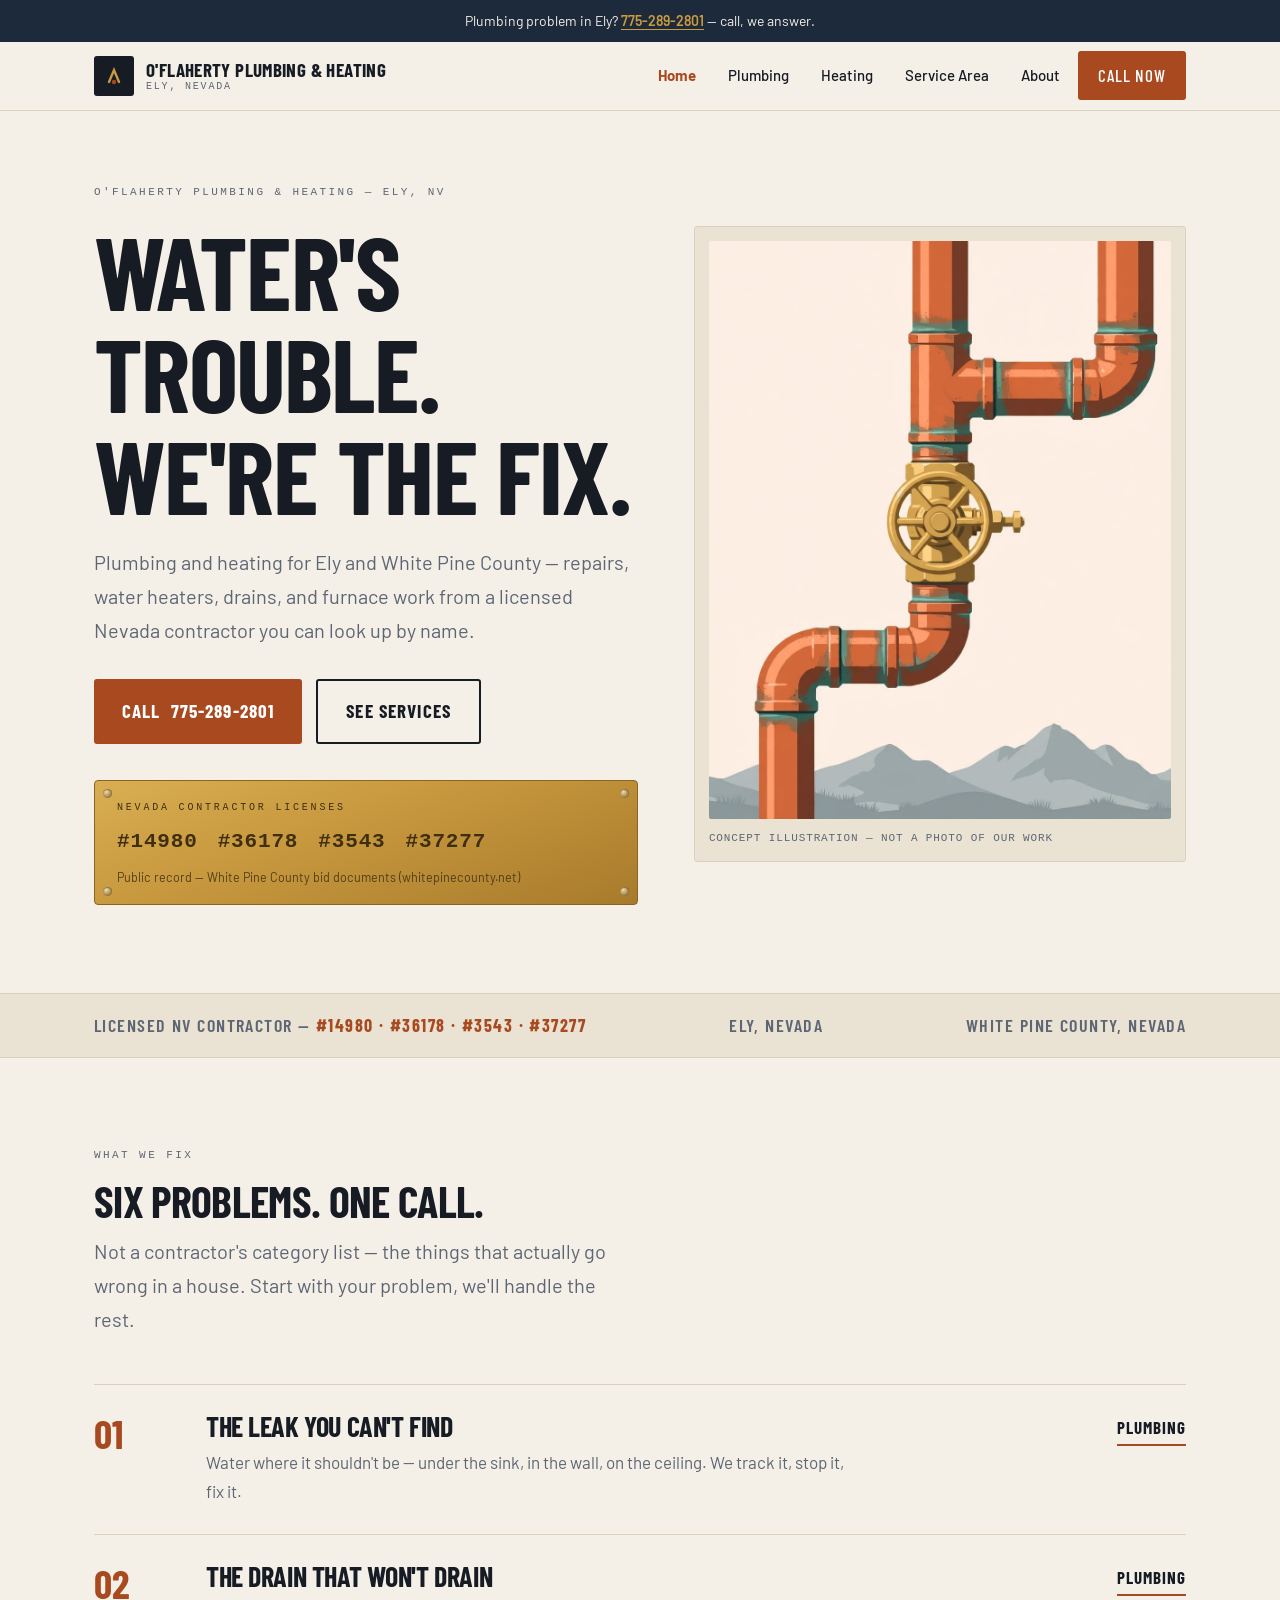
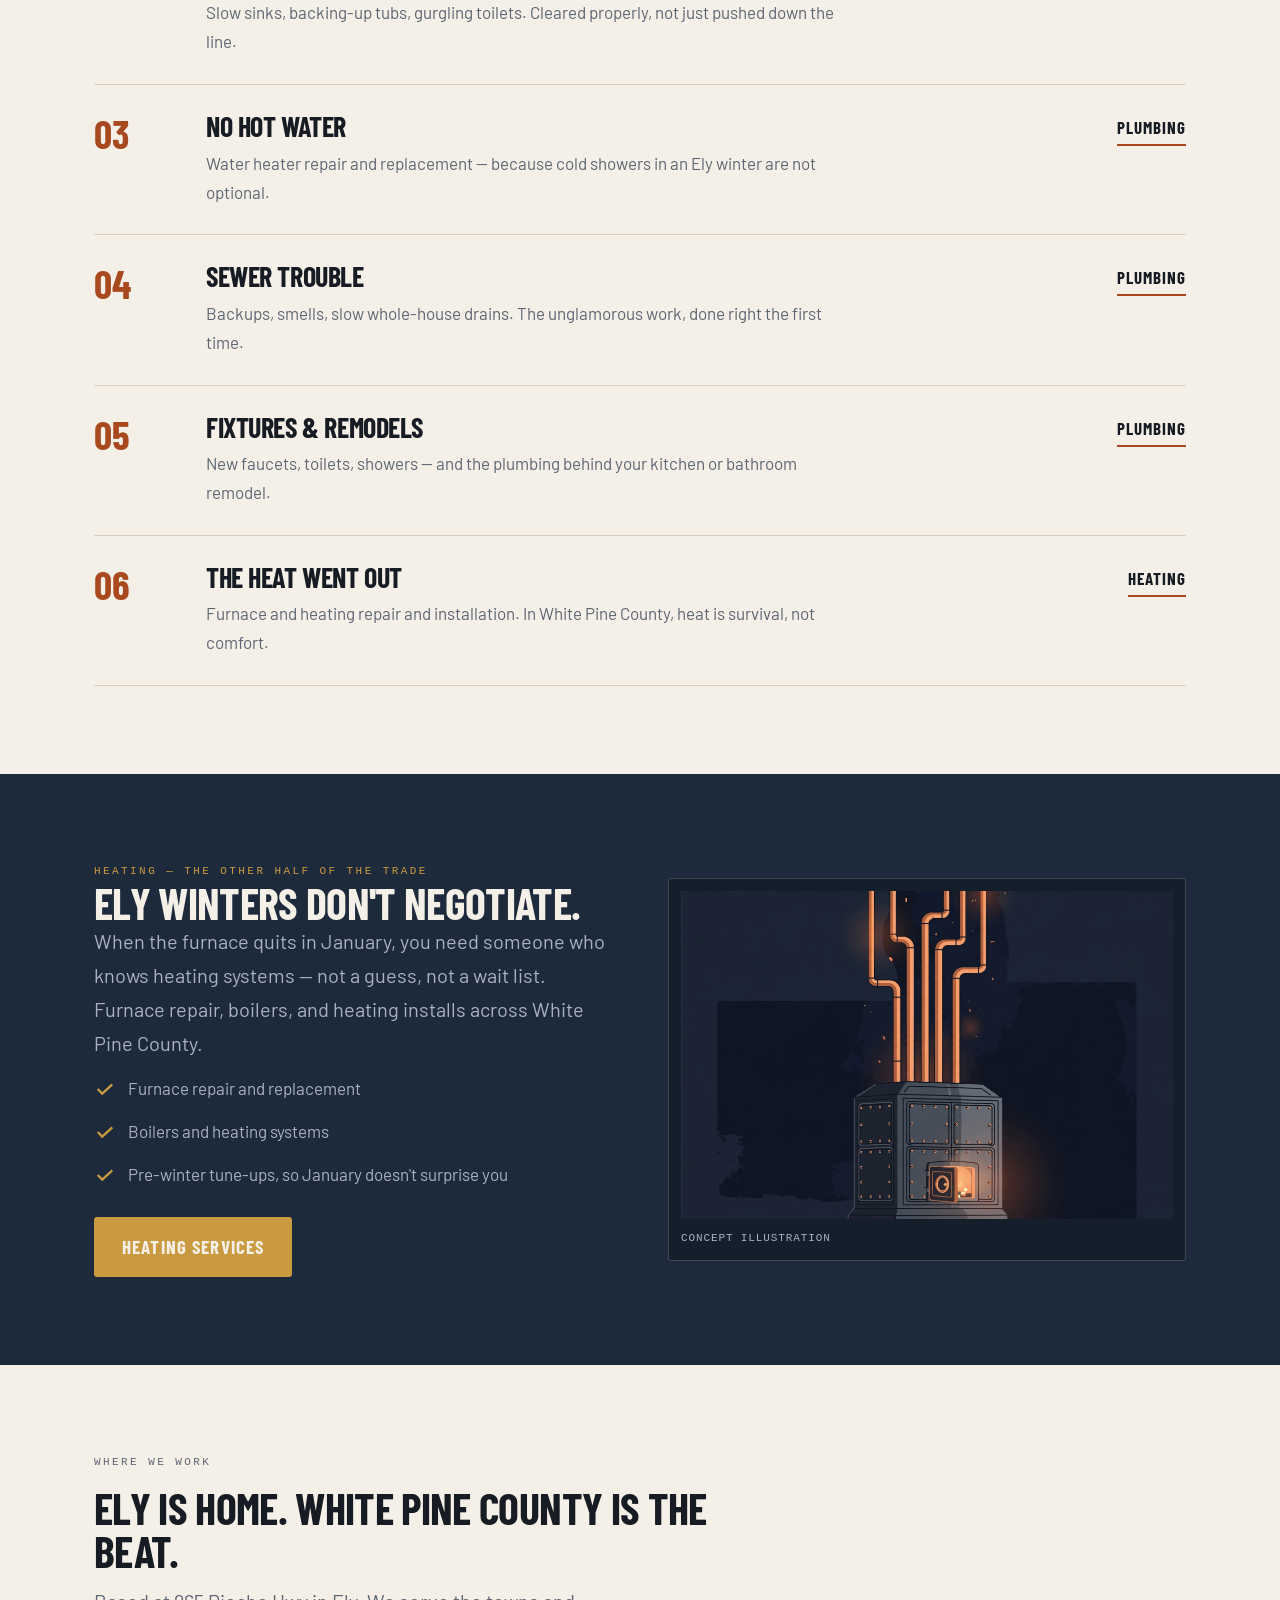
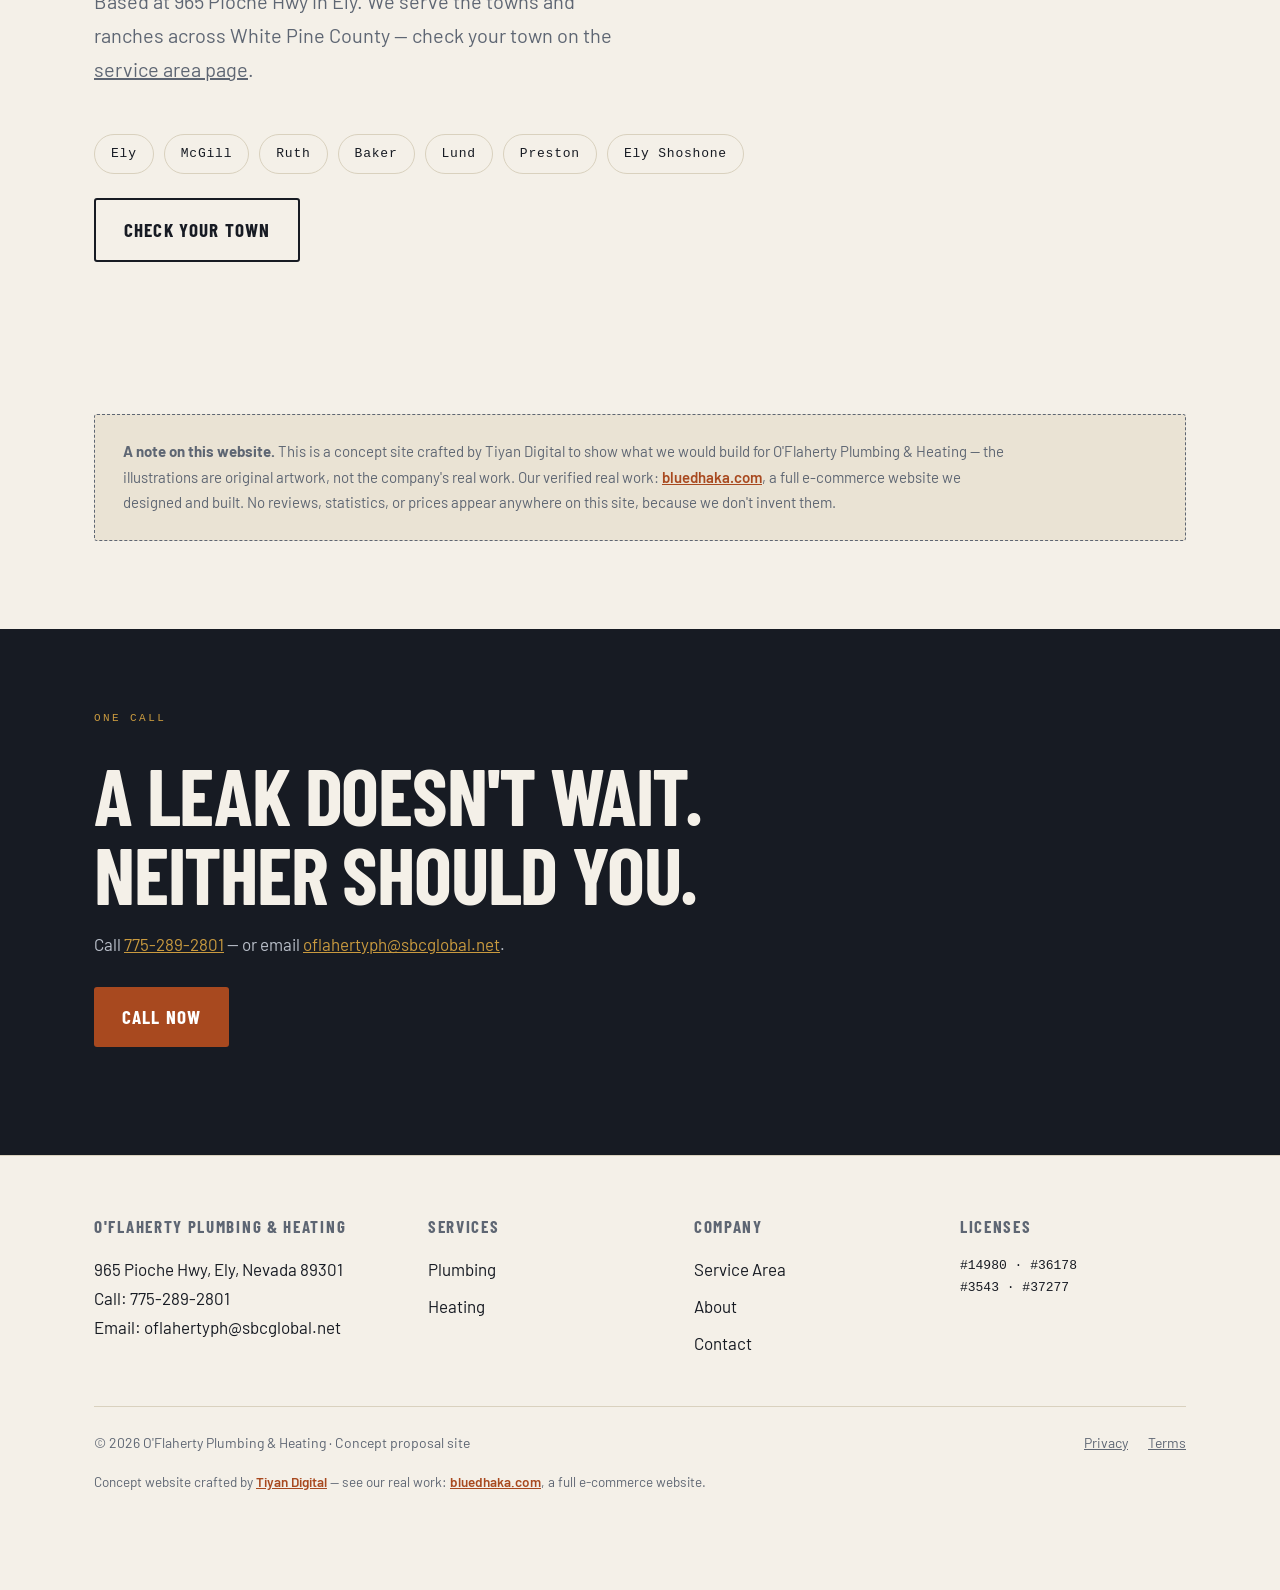
<file: index.html>
<!DOCTYPE html>
<html lang="en" class="no-js">
<head>
<meta charset="UTF-8">
<meta name="viewport" content="width=device-width, initial-scale=1.0">
<title>Plumber in Ely, NV — Licensed & Local | O'Flaherty Plumbing & Heating</title>
<meta name="description" content="O'Flaherty Plumbing & Heating — plumbing and heating services in Ely and White Pine County, Nevada. Nevada contractor licenses #14980, #36178, #3543, #37277. Call (775) 289-2801. Concept proposal site by Tiyan Digital.">
<meta property="og:title" content="O'Flaherty Plumbing & Heating — Ely, Nevada">
<meta property="og:description" content="Licensed Nevada plumber & heating in Ely and White Pine County. Call (775) 289-2801.">
<meta property="og:type" content="website">
<link rel="preconnect" href="https://fonts.googleapis.com">
<link rel="preconnect" href="https://fonts.gstatic.com" crossorigin>
<link href="https://fonts.googleapis.com/css2?family=Barlow+Condensed:wght@600;700&family=Barlow:wght@400;500;600;700&display=swap" rel="stylesheet">
<link rel="stylesheet" href="assets/css/style.css">
<link rel="icon" href="data:image/svg+xml,%3Csvg xmlns='http://www.w3.org/2000/svg' viewBox='0 0 64 64'%3E%3Crect width='64' height='64' rx='4' fill='%23171B23'/%3E%3Cpath d='M20 44 L32 20 L44 44' stroke='%23C99A3F' stroke-width='6' fill='none' stroke-linecap='round'/%3E%3Ccircle cx='32' cy='44' r='4' fill='%23A8491F'/%3E%3C/svg%3E">
<noscript><style>.rv{opacity:1!important;transform:none!important}</style></noscript>
</head>
<body>
<a class="skip" href="#main">Skip to content</a>
<div class="announce">Plumbing problem in Ely? <a data-site-phone href="tel:+17752892801"><span data-site="phone">775-289-2801</span></a> — call, we answer.</div>
<header class="site">
  <nav class="nav" aria-label="Primary">
    <a class="brand" href="index.html">
      <span class="mark" aria-hidden="true"><svg viewBox="0 0 24 24" fill="none"><path d="M7 18 L12 6 L17 18" stroke="#C99A3F" stroke-width="2.4" stroke-linecap="round"/><circle cx="12" cy="18" r="2.2" fill="#A8491F"/></svg></span>
      <span><span class="name" data-site="name">O'Flaherty Plumbing &amp; Heating</span><span class="sub" data-site="location">Ely, Nevada</span></span>
    </a>
    <button class="burger" aria-expanded="false" aria-label="Open menu" aria-controls="navmenu"><span></span><span></span><span></span></button>
    <ul class="nav-links" id="navmenu">
      <li><a href="index.html" aria-current="page">Home</a></li>
      <li><a href="plumbing.html">Plumbing</a></li>
      <li><a href="heating.html">Heating</a></li>
      <li><a href="service-area.html">Service Area</a></li>
      <li><a href="about.html">About</a></li>
      <li><a class="btn" data-site-phone href="tel:+17752892801">Call Now</a></li>
    </ul>
  </nav>
</header>

<main id="main">
  <!-- HERO -->
  <section class="hero">
    <div class="wrap hero-grid">
      <div>
        <p class="eyebrow rv">O'Flaherty Plumbing &amp; Heating — Ely, NV</p>
        <h1 aria-label="Water's trouble. We're the fix.">
          <span class="line rv" style="transition-delay:.1s"><span>Water's trouble.</span></span>
          <span class="line rv" style="transition-delay:.2s"><span>We're the fix.</span></span>
        </h1>
        <p class="lede rv" style="transition-delay:.3s">Plumbing and heating for Ely and White Pine County — repairs, water heaters, drains, and furnace work from a licensed Nevada contractor you can look up by name.</p>
        <div class="hero-cta rv" style="transition-delay:.4s">
          <a class="btn" data-site-phone href="tel:+17752892801">Call <span data-site="phone">775-289-2801</span></a>
          <a class="btn btn-ghost" href="plumbing.html">See Services</a>
        </div>
        <div class="brass-plate rv" style="transition-delay:.5s" aria-label="Nevada contractor license numbers">
          <span class="plate-label">Nevada Contractor Licenses</span>
          <div class="plate-nums"><span>#14980</span><span>#36178</span><span>#3543</span><span>#37277</span></div>
          <span class="plate-src">Public record — White Pine County bid documents (whitepinecounty.net)</span>
          <span class="riv bl" aria-hidden="true"></span><span class="riv br" aria-hidden="true"></span>
        </div>
      </div>
      <div class="hero-media rv" style="transition-delay:.3s">
        <div class="frame">
          <img src="assets/images/hero-pipes.webp" alt="Concept illustration: copper pipes and a brass shut-off valve against the Nevada desert mountains" fetchpriority="high">
          <p class="cap">Concept illustration — not a photo of our work</p>
        </div>
      </div>
    </div>
  </section>

  <!-- STRIP -->
  <div class="strip"><div class="wrap strip-row">
    <span class="strip-item">Licensed NV contractor — <b>#14980 · #36178 · #3543 · #37277</b></span>
    <span class="strip-item"><span data-site="location">Ely, Nevada</span></span>
    <span class="strip-item"><span data-site="region">White Pine County, Nevada</span></span>
  </div></div>

  <!-- PROBLEMS -->
  <section class="section">
    <div class="wrap">
      <div class="section-head rv">
        <p class="eyebrow">What we fix</p>
        <h2>Six problems. One call.</h2>
        <p class="lede">Not a contractor's category list — the things that actually go wrong in a house. Start with your problem, we'll handle the rest.</p>
      </div>
      <ul class="prob-list">
        <li class="rv"><span class="prob-num">01</span><div><h3>The leak you can't find</h3><p>Water where it shouldn't be — under the sink, in the wall, on the ceiling. We track it, stop it, fix it.</p></div><a class="prob-link" href="plumbing.html">Plumbing</a></li>
        <li class="rv"><span class="prob-num">02</span><div><h3>The drain that won't drain</h3><p>Slow sinks, backing-up tubs, gurgling toilets. Cleared properly, not just pushed down the line.</p></div><a class="prob-link" href="plumbing.html">Plumbing</a></li>
        <li class="rv"><span class="prob-num">03</span><div><h3>No hot water</h3><p>Water heater repair and replacement — because cold showers in an Ely winter are not optional.</p></div><a class="prob-link" href="plumbing.html">Plumbing</a></li>
        <li class="rv"><span class="prob-num">04</span><div><h3>Sewer trouble</h3><p>Backups, smells, slow whole-house drains. The unglamorous work, done right the first time.</p></div><a class="prob-link" href="plumbing.html">Plumbing</a></li>
        <li class="rv"><span class="prob-num">05</span><div><h3>Fixtures &amp; remodels</h3><p>New faucets, toilets, showers — and the plumbing behind your kitchen or bathroom remodel.</p></div><a class="prob-link" href="plumbing.html">Plumbing</a></li>
        <li class="rv"><span class="prob-num">06</span><div><h3>The heat went out</h3><p>Furnace and heating repair and installation. In White Pine County, heat is survival, not comfort.</p></div><a class="prob-link" href="heating.html">Heating</a></li>
      </ul>
    </div>
  </section>

  <!-- DARK HEATING CHAPTER -->
  <section class="chapter section">
    <div class="wrap chapter-grid">
      <div>
        <p class="eyebrow rv">Heating — the other half of the trade</p>
        <h2 class="rv">Ely winters don't negotiate.</h2>
        <p class="lede rv">When the furnace quits in January, you need someone who knows heating systems — not a guess, not a wait list. Furnace repair, boilers, and heating installs across White Pine County.</p>
        <div class="rv">
          <div class="check-row"><svg viewBox="0 0 24 24" fill="none" stroke-width="2.5"><path d="M4 12l5 5L20 7"/></svg><p>Furnace repair and replacement</p></div>
          <div class="check-row"><svg viewBox="0 0 24 24" fill="none" stroke-width="2.5"><path d="M4 12l5 5L20 7"/></svg><p>Boilers and heating systems</p></div>
          <div class="check-row"><svg viewBox="0 0 24 24" fill="none" stroke-width="2.5"><path d="M4 12l5 5L20 7"/></svg><p>Pre-winter tune-ups, so January doesn't surprise you</p></div>
        </div>
        <p class="rv" style="margin-top:28px"><a class="btn btn-light" href="heating.html">Heating Services</a></p>
      </div>
      <div class="chapter-media rv">
        <img src="assets/images/heating-furnace.webp" alt="Concept illustration: a cast-iron furnace with glowing firebox and copper pipe runs" loading="lazy">
        <p class="cap" style="color:var(--navy-muted)">Concept illustration</p>
      </div>
    </div>
  </section>

  <!-- SERVICE AREA BAND -->
  <section class="section">
    <div class="wrap">
      <div class="section-head rv">
        <p class="eyebrow">Where we work</p>
        <h2>Ely is home. White Pine County is the beat.</h2>
        <p class="lede">Based at 965 Pioche Hwy in Ely. We serve the towns and ranches across White Pine County — check your town on the <a href="service-area.html">service area page</a>.</p>
      </div>
      <ul class="towns rv" aria-label="Towns served">
        <li>Ely</li><li>McGill</li><li>Ruth</li><li>Baker</li><li>Lund</li><li>Preston</li><li>Ely Shoshone</li>
      </ul>
      <p class="rv"><a class="btn btn-ghost" href="service-area.html">Check Your Town</a></p>
    </div>
  </section>

  <!-- CONCEPT NOTE -->
  <section>
    <div class="wrap">
      <div class="concept-note rv">
        <p><strong>A note on this website.</strong> This is a concept site crafted by Tiyan Digital to show what we would build for <span data-site="name">O'Flaherty Plumbing &amp; Heating</span> — the illustrations are original artwork, not the company's real work. Our verified real work: <a href="https://bluedhaka.com" target="_blank" rel="noopener">bluedhaka.com</a>, a full e-commerce website we designed and built. No reviews, statistics, or prices appear anywhere on this site, because we don't invent them.</p>
      </div>
    </div>
  </section>

  <!-- FINAL CTA -->
  <section class="final-cta" style="margin-top:88px;">
    <div class="wrap">
      <p class="eyebrow rv">One call</p>
      <h2 class="rv">A leak doesn't wait.<br>Neither should you.</h2>
      <p class="rv">Call <a data-site-phone href="tel:+17752892801" style="color:var(--brass)"><span data-site="phone">775-289-2801</span></a> — or email <a data-site-email href="mailto:oflahertyph@sbcglobal.net" style="color:var(--brass)"><span data-site="email">oflahertyph@sbcglobal.net</span></a>.</p>
      <p class="rv"><a class="btn" data-site-phone href="tel:+17752892801">Call Now</a></p>
    </div>
  </section>
</main>

<footer class="site">
  <div class="wrap">
    <div class="foot-grid">
      <div>
        <h4 data-site="name">O'Flaherty Plumbing &amp; Heating</h4>
        <p><span data-site="address">965 Pioche Hwy, Ely, Nevada 89301</span><br>
        Call: <a data-site-phone href="tel:+17752892801"><span data-site="phone">775-289-2801</span></a><br>
        Email: <a data-site-email href="mailto:oflahertyph@sbcglobal.net"><span data-site="email">oflahertyph@sbcglobal.net</span></a></p>
      </div>
      <div>
        <h4>Services</h4>
        <ul><li><a href="plumbing.html">Plumbing</a></li><li><a href="heating.html">Heating</a></li></ul>
      </div>
      <div>
        <h4>Company</h4>
        <ul><li><a href="service-area.html">Service Area</a></li><li><a href="about.html">About</a></li><li><a href="contact.html">Contact</a></li></ul>
      </div>
      <div>
        <h4>Licenses</h4>
        <p class="mono" style="font-size:13px">#14980 · #36178<br>#3543 · #37277</p>
      </div>
    </div>
    <div class="foot-base">
      <span>© <span data-year>2026</span> <span data-site="name">O'Flaherty Plumbing &amp; Heating</span> · Concept proposal site</span>
      <nav aria-label="Legal"><a href="privacy.html">Privacy</a><a href="terms.html">Terms</a></nav>
    </div>
    <p class="builder">Concept website crafted by <a href="https://tiyandegital.com" target="_blank" rel="noopener">Tiyan Digital</a> — see our real work: <a href="https://bluedhaka.com" target="_blank" rel="noopener">bluedhaka.com</a>, a full e-commerce website.</p>
  </div>
</footer>

<div class="callbar" role="navigation" aria-label="Quick call">
  <a class="btn" data-site-phone href="tel:+17752892801">Call <span data-site="phone">775-289-2801</span></a>
</div>

<script src="assets/js/config.js"></script>
<script src="assets/js/site.js"></script>
</body>
</html>
</file>
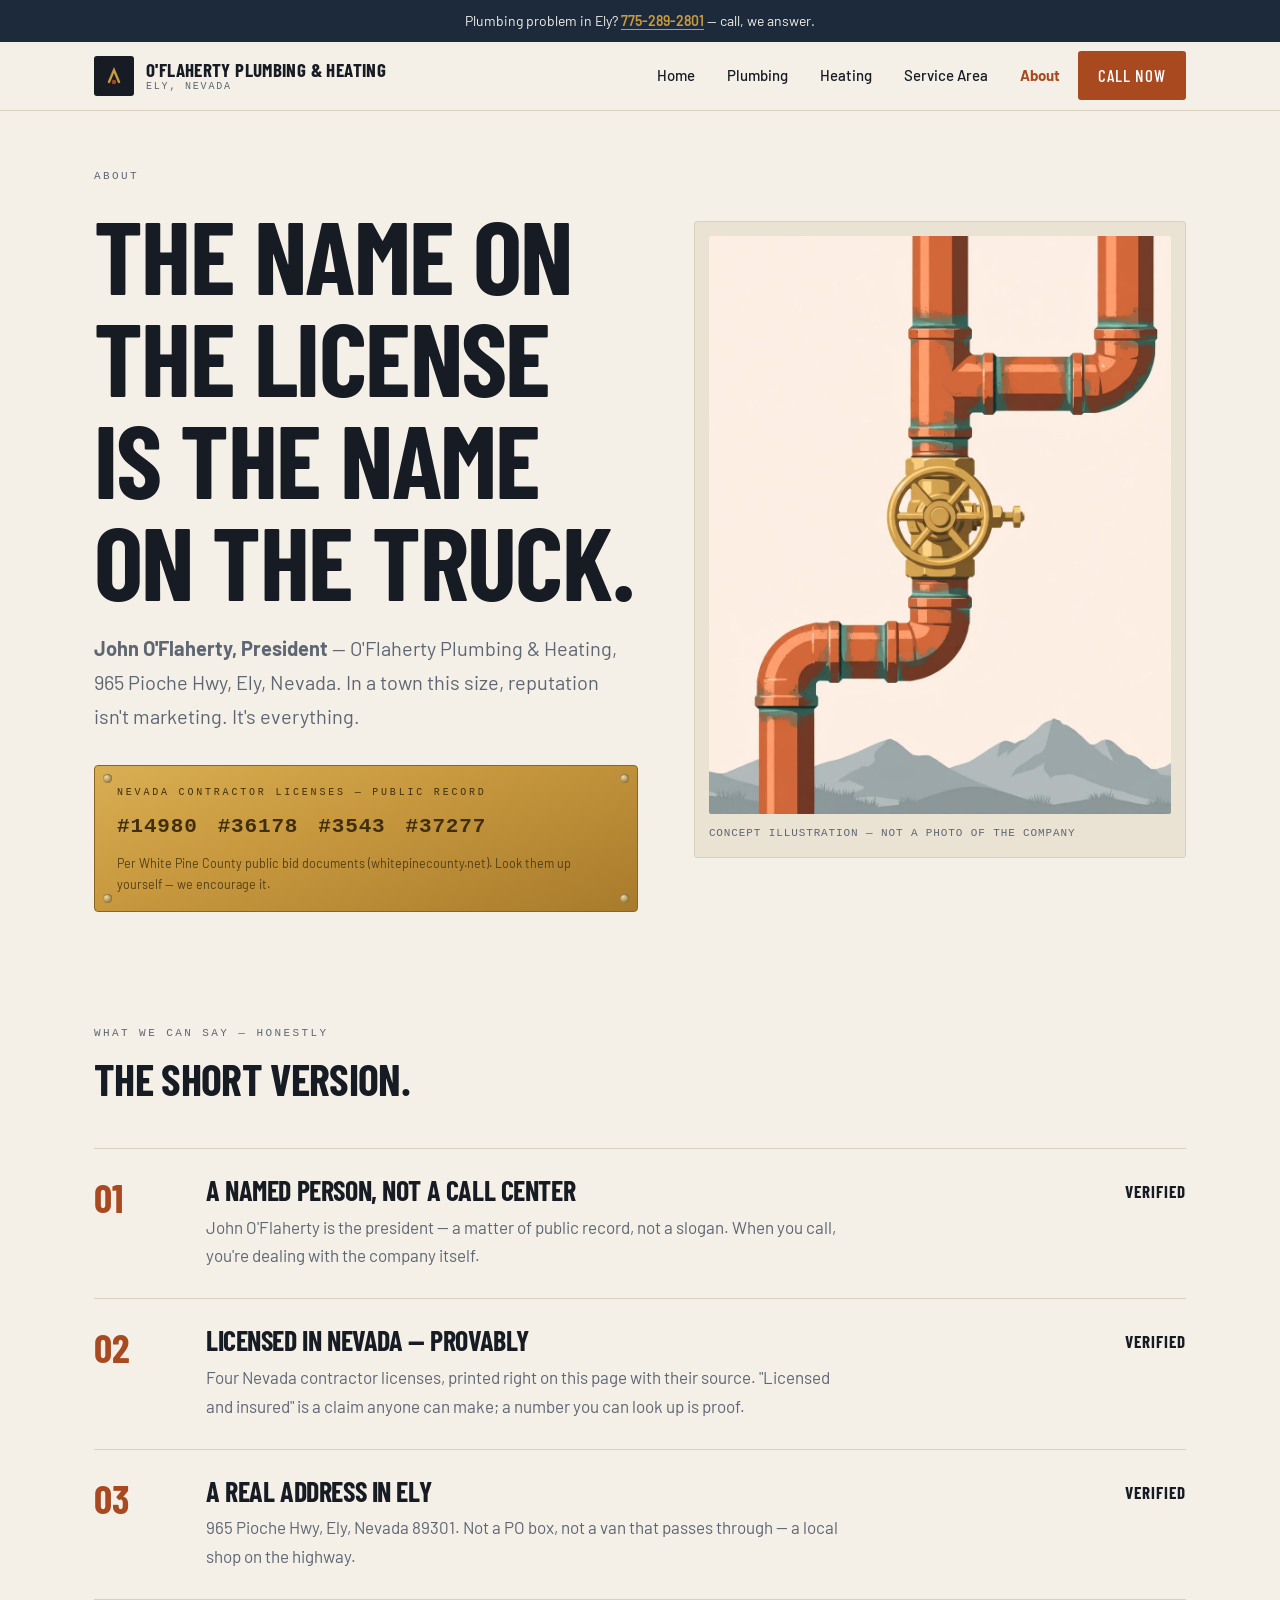
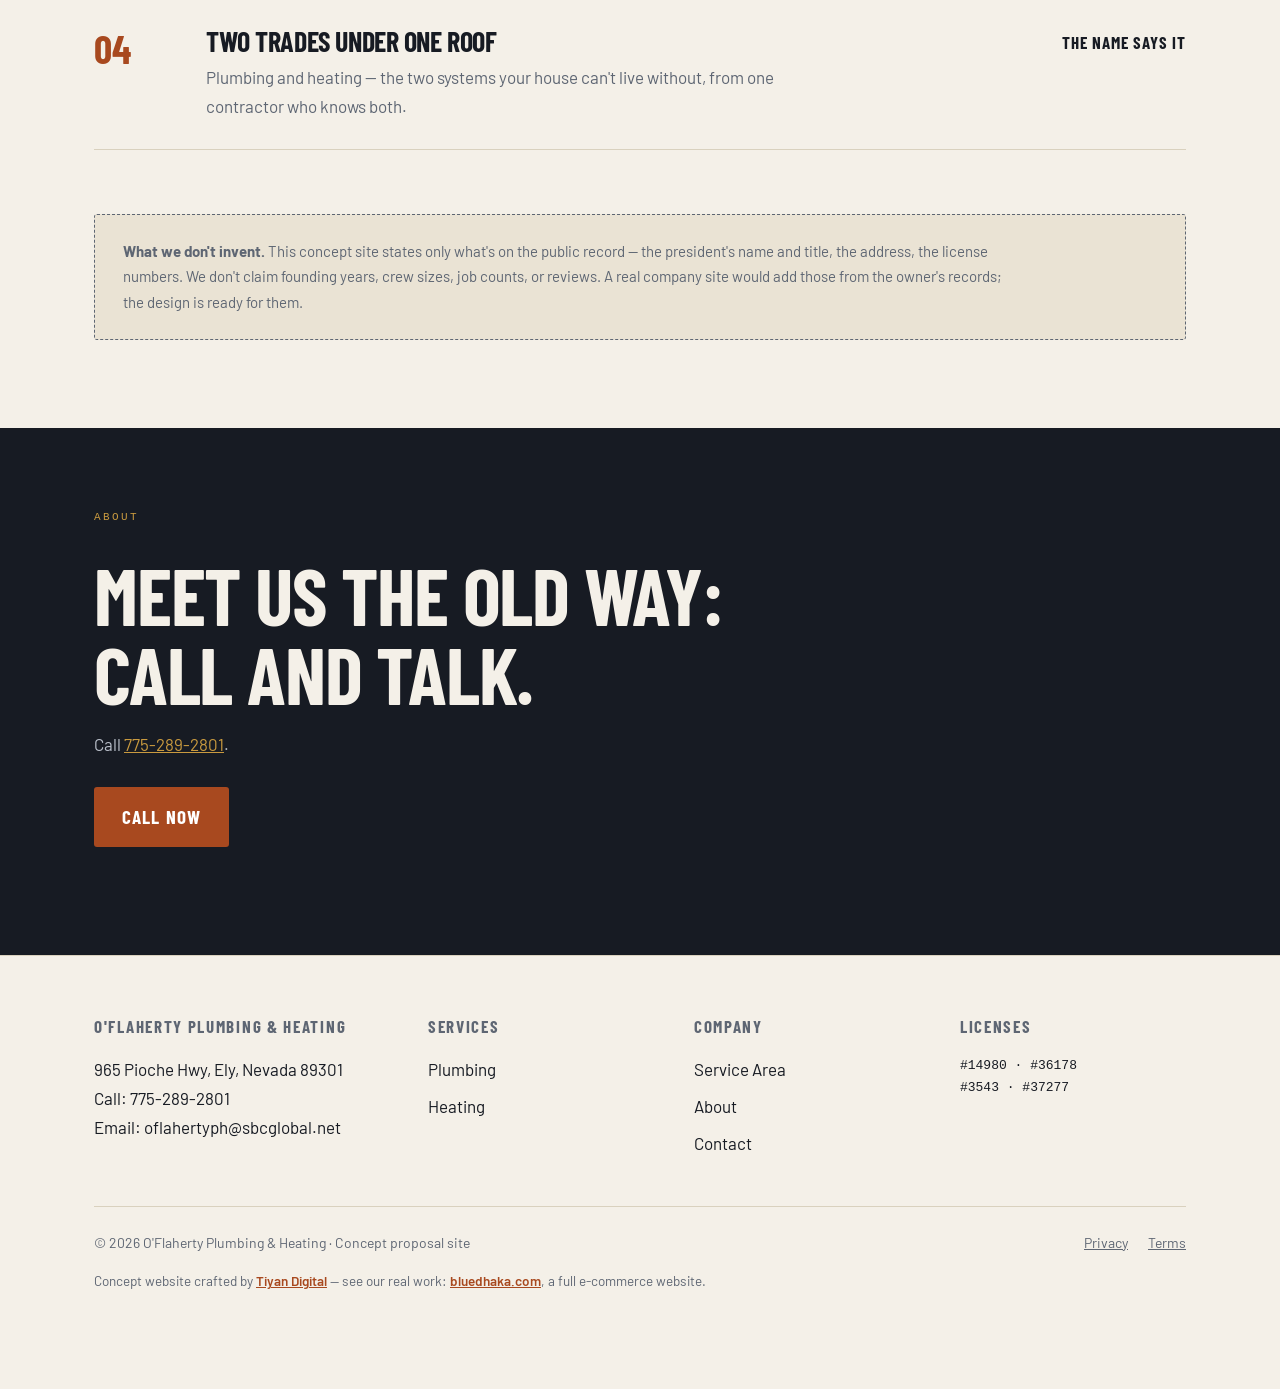
<file: about.html>
<!DOCTYPE html>
<html lang="en" class="no-js">
<head>
<meta charset="UTF-8">
<meta name="viewport" content="width=device-width, initial-scale=1.0">
<title>About — John O'Flaherty | O'Flaherty Plumbing & Heating, Ely NV</title>
<meta name="description" content="O'Flaherty Plumbing & Heating of Ely, Nevada — President John O'Flaherty. Nevada contractor licenses #14980, #36178, #3543, #37277, public record. Concept proposal site.">
<meta property="og:title" content="About — O'Flaherty Plumbing & Heating, Ely NV">
<meta property="og:type" content="website">
<link rel="preconnect" href="https://fonts.googleapis.com">
<link rel="preconnect" href="https://fonts.gstatic.com" crossorigin>
<link href="https://fonts.googleapis.com/css2?family=Barlow+Condensed:wght@600;700&family=Barlow:wght@400;500;600;700&display=swap" rel="stylesheet">
<link rel="stylesheet" href="assets/css/style.css">
<link rel="icon" href="data:image/svg+xml,%3Csvg xmlns='http://www.w3.org/2000/svg' viewBox='0 0 64 64'%3E%3Crect width='64' height='64' rx='4' fill='%23171B23'/%3E%3Cpath d='M20 44 L32 20 L44 44' stroke='%23C99A3F' stroke-width='6' fill='none' stroke-linecap='round'/%3E%3Ccircle cx='32' cy='44' r='4' fill='%23A8491F'/%3E%3C/svg%3E">
<noscript><style>.rv{opacity:1!important;transform:none!important}</style></noscript>
</head>
<body>
<a class="skip" href="#main">Skip to content</a>
<div class="announce">Plumbing problem in Ely? <a data-site-phone href="tel:+17752892801"><span data-site="phone">775-289-2801</span></a> — call, we answer.</div>
<header class="site">
  <nav class="nav" aria-label="Primary">
    <a class="brand" href="index.html">
      <span class="mark" aria-hidden="true"><svg viewBox="0 0 24 24" fill="none"><path d="M7 18 L12 6 L17 18" stroke="#C99A3F" stroke-width="2.4" stroke-linecap="round"/><circle cx="12" cy="18" r="2.2" fill="#A8491F"/></svg></span>
      <span><span class="name" data-site="name">O'Flaherty Plumbing &amp; Heating</span><span class="sub" data-site="location">Ely, Nevada</span></span>
    </a>
    <button class="burger" aria-expanded="false" aria-label="Open menu" aria-controls="navmenu"><span></span><span></span><span></span></button>
    <ul class="nav-links" id="navmenu">
      <li><a href="index.html">Home</a></li>
      <li><a href="plumbing.html">Plumbing</a></li>
      <li><a href="heating.html">Heating</a></li>
      <li><a href="service-area.html">Service Area</a></li>
      <li><a href="about.html" aria-current="page">About</a></li>
      <li><a class="btn" data-site-phone href="tel:+17752892801">Call Now</a></li>
    </ul>
  </nav>
</header>

<main id="main">
  <section class="hero" style="padding-top:56px;">
    <div class="wrap hero-grid">
      <div>
        <p class="eyebrow rv">About</p>
        <h1 aria-label="The name on the license is the name on the truck.">
          <span class="line rv" style="transition-delay:.1s"><span>The name on the license</span></span>
          <span class="line rv" style="transition-delay:.2s"><span>is the name on the truck.</span></span>
        </h1>
        <p class="lede rv" style="transition-delay:.3s"><strong>John O'Flaherty, President</strong> — O'Flaherty Plumbing &amp; Heating, 965 Pioche Hwy, Ely, Nevada. In a town this size, reputation isn't marketing. It's everything.</p>
        <div class="brass-plate rv" style="transition-delay:.4s" aria-label="Nevada contractor license numbers">
          <span class="plate-label">Nevada Contractor Licenses — public record</span>
          <div class="plate-nums"><span>#14980</span><span>#36178</span><span>#3543</span><span>#37277</span></div>
          <span class="plate-src">Per White Pine County public bid documents (whitepinecounty.net). Look them up yourself — we encourage it.</span>
          <span class="riv bl" aria-hidden="true"></span><span class="riv br" aria-hidden="true"></span>
        </div>
      </div>
      <div class="hero-media rv" style="transition-delay:.3s">
        <div class="frame">
          <img src="assets/images/hero-pipes.webp" alt="Concept illustration: copper pipes and a brass shut-off valve against the Nevada desert mountains" loading="lazy">
          <p class="cap">Concept illustration — not a photo of the company</p>
        </div>
      </div>
    </div>
  </section>

  <section class="section" style="padding-top:24px;">
    <div class="wrap">
      <div class="section-head rv">
        <p class="eyebrow">What we can say — honestly</p>
        <h2>The short version.</h2>
      </div>
      <ul class="prob-list">
        <li class="rv"><span class="prob-num">01</span><div><h3>A named person, not a call center</h3><p>John O'Flaherty is the president — a matter of public record, not a slogan. When you call, you're dealing with the company itself.</p></div><span class="prob-link" style="border:none;cursor:default">Verified</span></li>
        <li class="rv"><span class="prob-num">02</span><div><h3>Licensed in Nevada — provably</h3><p>Four Nevada contractor licenses, printed right on this page with their source. "Licensed and insured" is a claim anyone can make; a number you can look up is proof.</p></div><span class="prob-link" style="border:none;cursor:default">Verified</span></li>
        <li class="rv"><span class="prob-num">03</span><div><h3>A real address in Ely</h3><p>965 Pioche Hwy, Ely, Nevada 89301. Not a PO box, not a van that passes through — a local shop on the highway.</p></div><span class="prob-link" style="border:none;cursor:default">Verified</span></li>
        <li class="rv"><span class="prob-num">04</span><div><h3>Two trades under one roof</h3><p>Plumbing and heating — the two systems your house can't live without, from one contractor who knows both.</p></div><span class="prob-link" style="border:none;cursor:default">The name says it</span></li>
      </ul>
      <div class="concept-note rv">
        <p><strong>What we don't invent.</strong> This concept site states only what's on the public record — the president's name and title, the address, the license numbers. We don't claim founding years, crew sizes, job counts, or reviews. A real company site would add those from the owner's records; the design is ready for them.</p>
      </div>
    </div>
  </section>

  <section class="final-cta">
    <div class="wrap">
      <p class="eyebrow rv">About</p>
      <h2 class="rv">Meet us the old way:<br>call and talk.</h2>
      <p class="rv">Call <a data-site-phone href="tel:+17752892801" style="color:var(--brass)"><span data-site="phone">775-289-2801</span></a>.</p>
      <p class="rv"><a class="btn" data-site-phone href="tel:+17752892801">Call Now</a></p>
    </div>
  </section>
</main>

<footer class="site">
  <div class="wrap">
    <div class="foot-grid">
      <div>
        <h4 data-site="name">O'Flaherty Plumbing &amp; Heating</h4>
        <p><span data-site="address">965 Pioche Hwy, Ely, Nevada 89301</span><br>
        Call: <a data-site-phone href="tel:+17752892801"><span data-site="phone">775-289-2801</span></a><br>
        Email: <a data-site-email href="mailto:oflahertyph@sbcglobal.net"><span data-site="email">oflahertyph@sbcglobal.net</span></a></p>
      </div>
      <div>
        <h4>Services</h4>
        <ul><li><a href="plumbing.html">Plumbing</a></li><li><a href="heating.html">Heating</a></li></ul>
      </div>
      <div>
        <h4>Company</h4>
        <ul><li><a href="service-area.html">Service Area</a></li><li><a href="about.html">About</a></li><li><a href="contact.html">Contact</a></li></ul>
      </div>
      <div>
        <h4>Licenses</h4>
        <p class="mono" style="font-size:13px">#14980 · #36178<br>#3543 · #37277</p>
      </div>
    </div>
    <div class="foot-base">
      <span>© <span data-year>2026</span> <span data-site="name">O'Flaherty Plumbing &amp; Heating</span> · Concept proposal site</span>
      <nav aria-label="Legal"><a href="privacy.html">Privacy</a><a href="terms.html">Terms</a></nav>
    </div>
    <p class="builder">Concept website crafted by <a href="https://tiyandegital.com" target="_blank" rel="noopener">Tiyan Digital</a> — see our real work: <a href="https://bluedhaka.com" target="_blank" rel="noopener">bluedhaka.com</a>, a full e-commerce website.</p>
  </div>
</footer>

<div class="callbar" role="navigation" aria-label="Quick call">
  <a class="btn" data-site-phone href="tel:+17752892801">Call <span data-site="phone">775-289-2801</span></a>
</div>

<script src="assets/js/config.js"></script>
<script src="assets/js/site.js"></script>
</body>
</html>
</file>
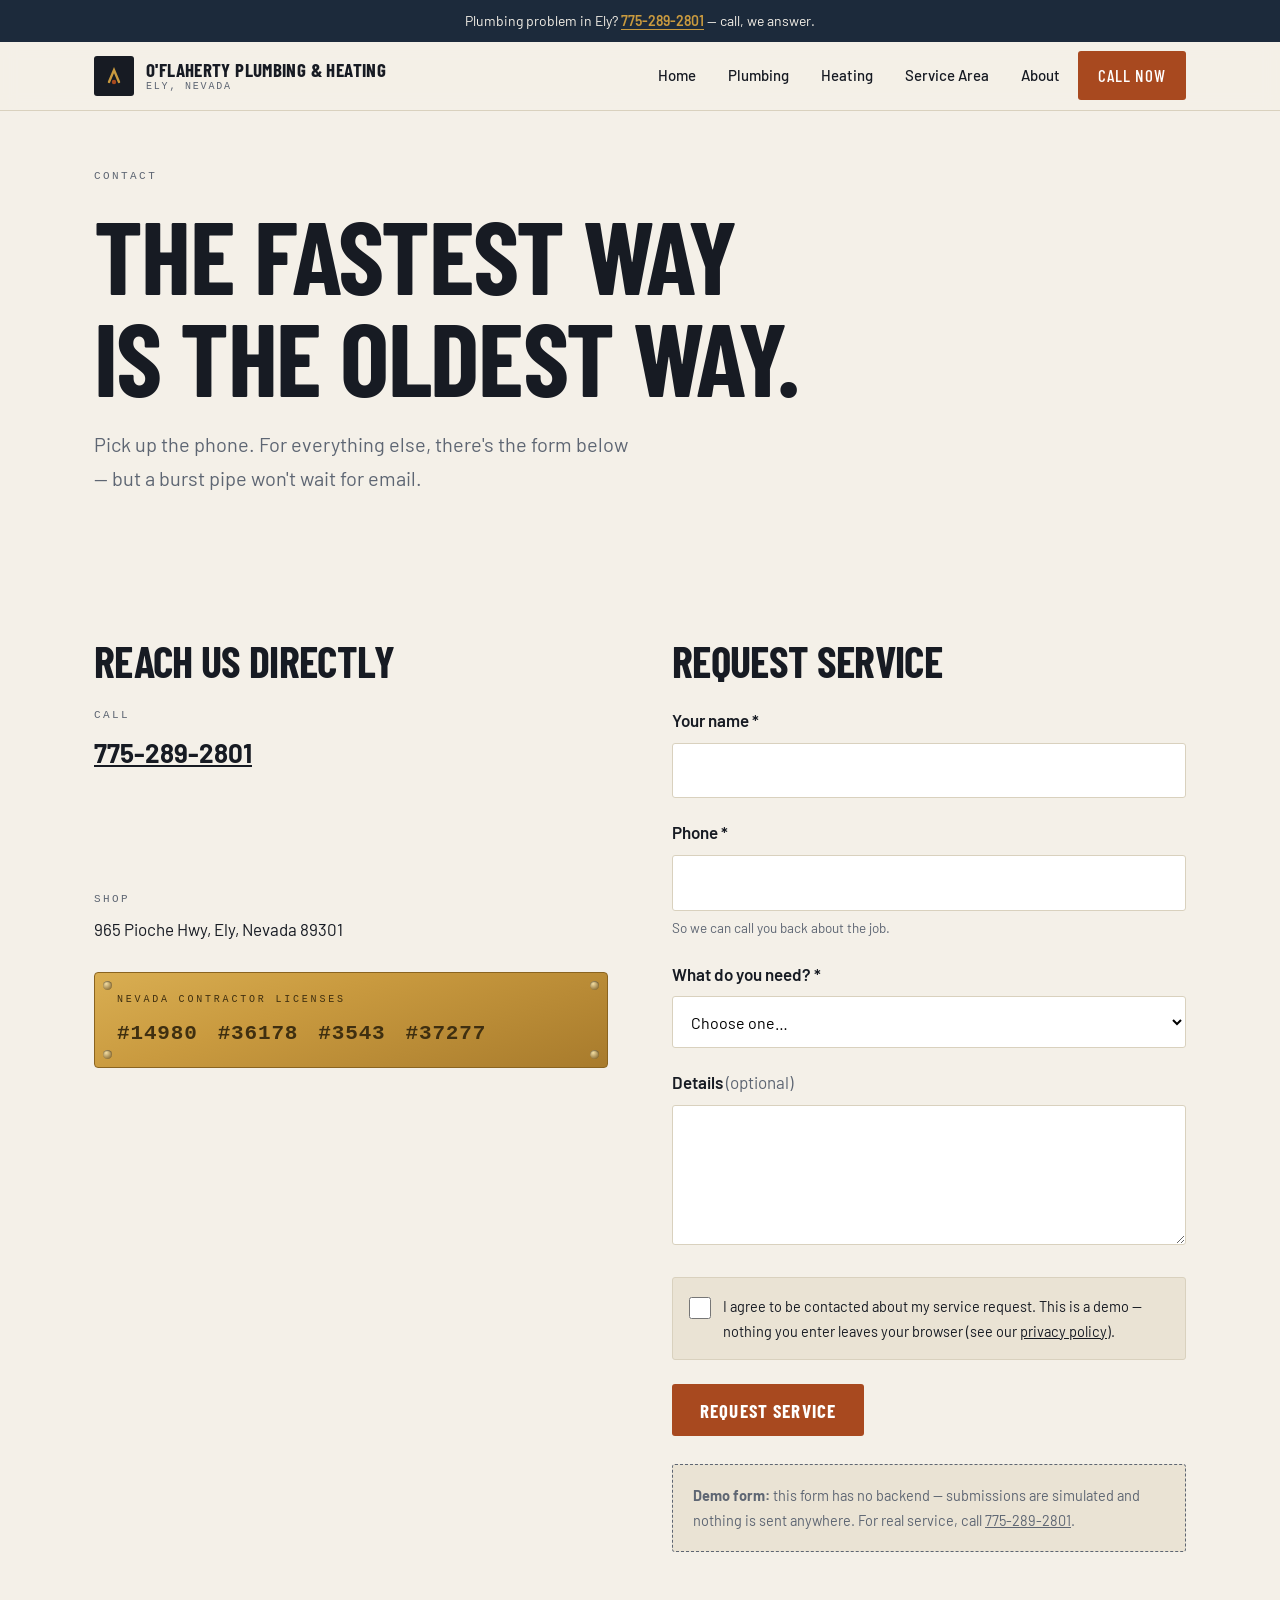
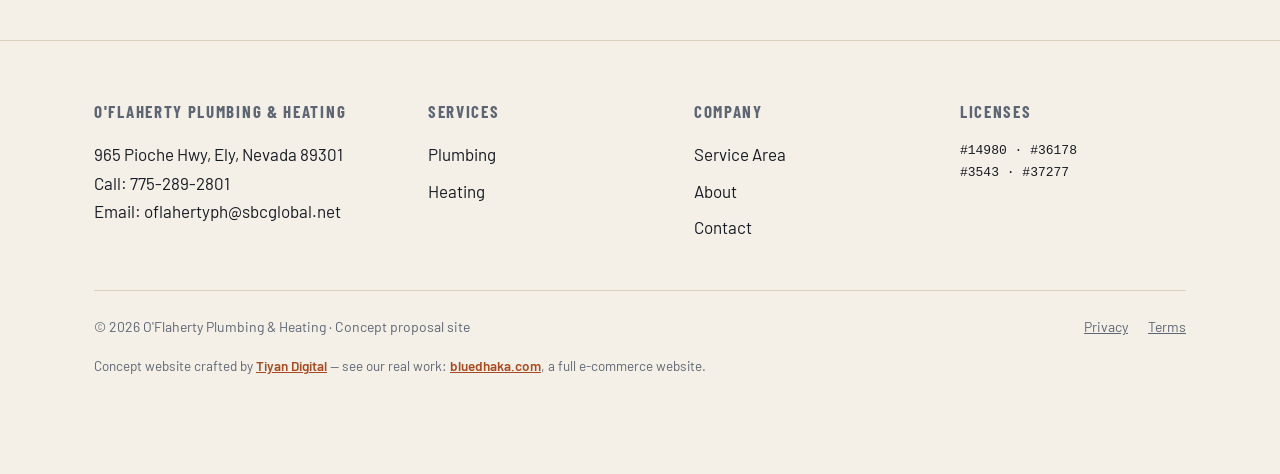
<file: contact.html>
<!DOCTYPE html>
<html lang="en" class="no-js">
<head>
<meta charset="UTF-8">
<meta name="viewport" content="width=device-width, initial-scale=1.0">
<title>Contact — Call (775) 289-2801 | O'Flaherty Plumbing & Heating, Ely NV</title>
<meta name="description" content="Contact O'Flaherty Plumbing & Heating in Ely, NV: call (775) 289-2801 or email oflahertyph@sbcglobal.net. 965 Pioche Hwy, Ely, Nevada 89301. Concept proposal site.">
<meta property="og:title" content="Contact — O'Flaherty Plumbing & Heating, Ely NV">
<meta property="og:type" content="website">
<link rel="preconnect" href="https://fonts.googleapis.com">
<link rel="preconnect" href="https://fonts.gstatic.com" crossorigin>
<link href="https://fonts.googleapis.com/css2?family=Barlow+Condensed:wght@600;700&family=Barlow:wght@400;500;600;700&display=swap" rel="stylesheet">
<link rel="stylesheet" href="assets/css/style.css">
<link rel="icon" href="data:image/svg+xml,%3Csvg xmlns='http://www.w3.org/2000/svg' viewBox='0 0 64 64'%3E%3Crect width='64' height='64' rx='4' fill='%23171B23'/%3E%3Cpath d='M20 44 L32 20 L44 44' stroke='%23C99A3F' stroke-width='6' fill='none' stroke-linecap='round'/%3E%3Ccircle cx='32' cy='44' r='4' fill='%23A8491F'/%3E%3C/svg%3E">
<noscript><style>.rv{opacity:1!important;transform:none!important}</style></noscript>
</head>
<body>
<a class="skip" href="#main">Skip to content</a>
<div class="announce">Plumbing problem in Ely? <a data-site-phone href="tel:+17752892801"><span data-site="phone">775-289-2801</span></a> — call, we answer.</div>
<header class="site">
  <nav class="nav" aria-label="Primary">
    <a class="brand" href="index.html">
      <span class="mark" aria-hidden="true"><svg viewBox="0 0 24 24" fill="none"><path d="M7 18 L12 6 L17 18" stroke="#C99A3F" stroke-width="2.4" stroke-linecap="round"/><circle cx="12" cy="18" r="2.2" fill="#A8491F"/></svg></span>
      <span><span class="name" data-site="name">O'Flaherty Plumbing &amp; Heating</span><span class="sub" data-site="location">Ely, Nevada</span></span>
    </a>
    <button class="burger" aria-expanded="false" aria-label="Open menu" aria-controls="navmenu"><span></span><span></span><span></span></button>
    <ul class="nav-links" id="navmenu">
      <li><a href="index.html">Home</a></li>
      <li><a href="plumbing.html">Plumbing</a></li>
      <li><a href="heating.html">Heating</a></li>
      <li><a href="service-area.html">Service Area</a></li>
      <li><a href="about.html">About</a></li>
      <li><a class="btn" data-site-phone href="tel:+17752892801">Call Now</a></li>
    </ul>
  </nav>
</header>

<main id="main">
  <section class="hero" style="padding-top:56px;">
    <div class="wrap">
      <p class="eyebrow rv">Contact</p>
      <h1 aria-label="The fastest way is the oldest way.">
        <span class="line rv" style="transition-delay:.1s"><span>The fastest way</span></span>
        <span class="line rv" style="transition-delay:.2s"><span>is the oldest way.</span></span>
      </h1>
      <p class="lede rv" style="transition-delay:.3s">Pick up the phone. For everything else, there's the form below — but a burst pipe won't wait for email.</p>
    </div>
  </section>

  <section class="section" style="padding-top:24px;">
    <div class="wrap" style="display:grid;grid-template-columns:1fr 1fr;gap:64px;" id="contact-grid">
      <div>
        <h2 class="rv" style="margin-bottom:24px;">Reach us directly</h2>
        <div class="rv" style="margin-bottom:28px">
          <p class="eyebrow" style="margin-bottom:6px;">Call</p>
          <p style="font-size:26px;font-weight:700;"><a data-site-phone href="tel:+17752892801"><span data-site="phone">775-289-2801</span></a></p>
        </div>
        <div class="rv" style="margin-bottom:28px">
          <p class="eyebrow" style="margin-bottom:6px;">Email</p>
          <p style="font-size:20px;font-weight:600;"><a data-site-email href="mailto:oflahertyph@sbcglobal.net"><span data-site="email">oflahertyph@sbcglobal.net</span></a></p>
        </div>
        <div class="rv" style="margin-bottom:28px">
          <p class="eyebrow" style="margin-bottom:6px;">Shop</p>
          <p><span data-site="address">965 Pioche Hwy, Ely, Nevada 89301</span></p>
        </div>
        <div class="brass-plate rv" aria-label="Nevada contractor license numbers">
          <span class="plate-label">Nevada Contractor Licenses</span>
          <div class="plate-nums"><span>#14980</span><span>#36178</span><span>#3543</span><span>#37277</span></div>
          <span class="riv bl" aria-hidden="true"></span><span class="riv br" aria-hidden="true"></span>
        </div>
      </div>
      <div>
        <h2 class="rv" style="margin-bottom:24px;">Request service</h2>
        <form class="contact rv" id="service-form" novalidate aria-describedby="form-note-live">
          <div class="field">
            <label for="f-name">Your name <span aria-hidden="true">*</span></label>
            <input type="text" id="f-name" name="name" autocomplete="name" required>
            <p class="error-msg" id="e-name">Please enter your name.</p>
          </div>
          <div class="field">
            <label for="f-phone">Phone <span aria-hidden="true">*</span></label>
            <input type="tel" id="f-phone" name="phone" autocomplete="tel" inputmode="tel" required>
            <p class="hint">So we can call you back about the job.</p>
            <p class="error-msg">Please enter a phone number.</p>
          </div>
          <div class="field">
            <label for="f-need">What do you need? <span aria-hidden="true">*</span></label>
            <select id="f-need" name="need" required>
              <option value="">Choose one…</option>
              <option>Leak or water damage</option>
              <option>Drain problem</option>
              <option>Water heater</option>
              <option>Sewer line</option>
              <option>Heating / furnace</option>
              <option>Remodel plumbing</option>
              <option>Something else</option>
            </select>
            <p class="error-msg">Please choose what you need.</p>
          </div>
          <div class="field">
            <label for="f-notes">Details <span style="font-weight:400;color:var(--muted)">(optional)</span></label>
            <textarea id="f-notes" name="notes" autocomplete="off"></textarea>
          </div>
          <div class="consent">
            <input type="checkbox" id="f-consent" name="consent" required>
            <label for="f-consent" style="font-size:14.5px;font-weight:400">I agree to be contacted about my service request. This is a demo — nothing you enter leaves your browser (see our <a href="privacy.html">privacy policy</a>).</label>
          </div>
          <button class="btn" type="submit">Request Service</button>
          <div class="form-note" id="form-note-live" role="status" aria-live="polite" tabindex="-1">
            <strong>Demo form:</strong> this form has no backend — submissions are simulated and nothing is sent anywhere. For real service, call <a data-site-phone href="tel:+17752892801"><span data-site="phone">775-289-2801</span></a>.
          </div>
        </form>
      </div>
    </div>
  </section>
</main>

<footer class="site">
  <div class="wrap">
    <div class="foot-grid">
      <div>
        <h4 data-site="name">O'Flaherty Plumbing &amp; Heating</h4>
        <p><span data-site="address">965 Pioche Hwy, Ely, Nevada 89301</span><br>
        Call: <a data-site-phone href="tel:+17752892801"><span data-site="phone">775-289-2801</span></a><br>
        Email: <a data-site-email href="mailto:oflahertyph@sbcglobal.net"><span data-site="email">oflahertyph@sbcglobal.net</span></a></p>
      </div>
      <div>
        <h4>Services</h4>
        <ul><li><a href="plumbing.html">Plumbing</a></li><li><a href="heating.html">Heating</a></li></ul>
      </div>
      <div>
        <h4>Company</h4>
        <ul><li><a href="service-area.html">Service Area</a></li><li><a href="about.html">About</a></li><li><a href="contact.html">Contact</a></li></ul>
      </div>
      <div>
        <h4>Licenses</h4>
        <p class="mono" style="font-size:13px">#14980 · #36178<br>#3543 · #37277</p>
      </div>
    </div>
    <div class="foot-base">
      <span>© <span data-year>2026</span> <span data-site="name">O'Flaherty Plumbing &amp; Heating</span> · Concept proposal site</span>
      <nav aria-label="Legal"><a href="privacy.html">Privacy</a><a href="terms.html">Terms</a></nav>
    </div>
    <p class="builder">Concept website crafted by <a href="https://tiyandegital.com" target="_blank" rel="noopener">Tiyan Digital</a> — see our real work: <a href="https://bluedhaka.com" target="_blank" rel="noopener">bluedhaka.com</a>, a full e-commerce website.</p>
  </div>
</footer>

<div class="callbar" role="navigation" aria-label="Quick call">
  <a class="btn" data-site-phone href="tel:+17752892801">Call <span data-site="phone">775-289-2801</span></a>
</div>

<script src="assets/js/config.js"></script>
<script src="assets/js/site.js"></script>
</body>
</html>
</file>
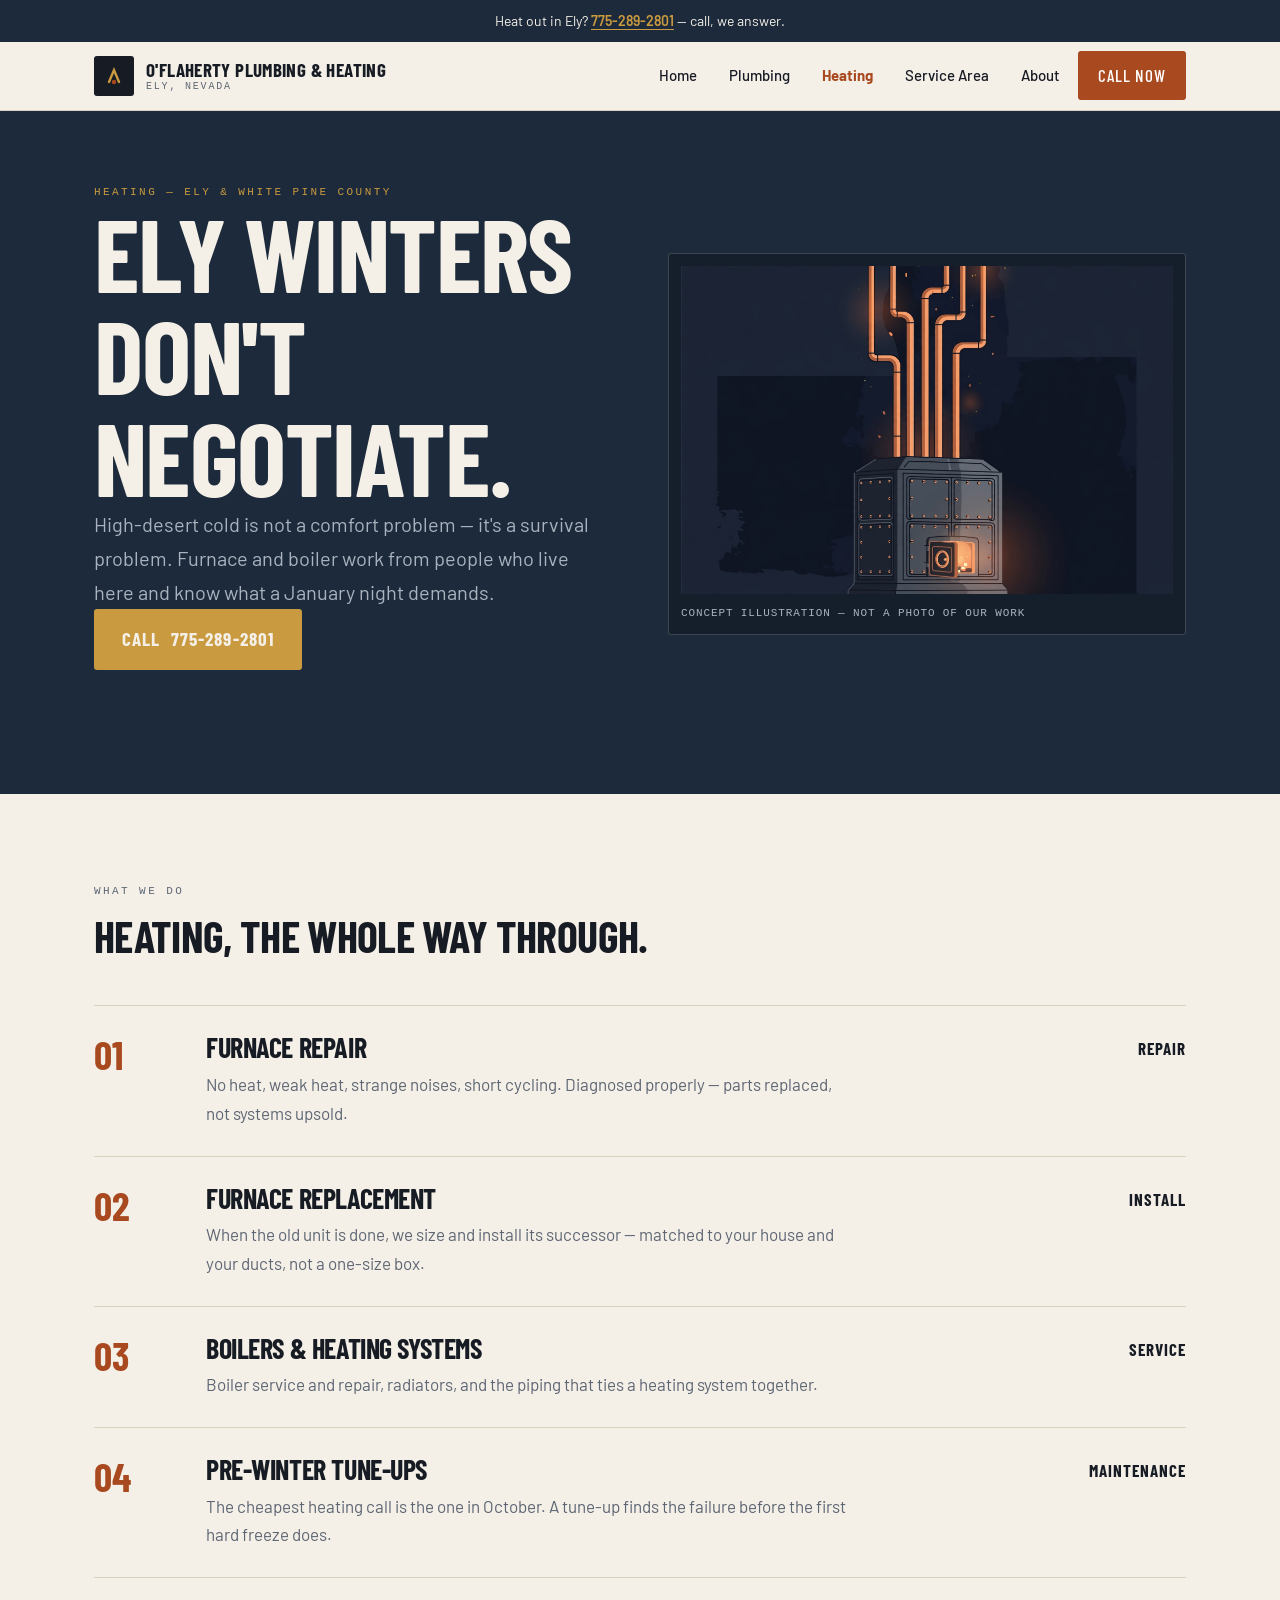
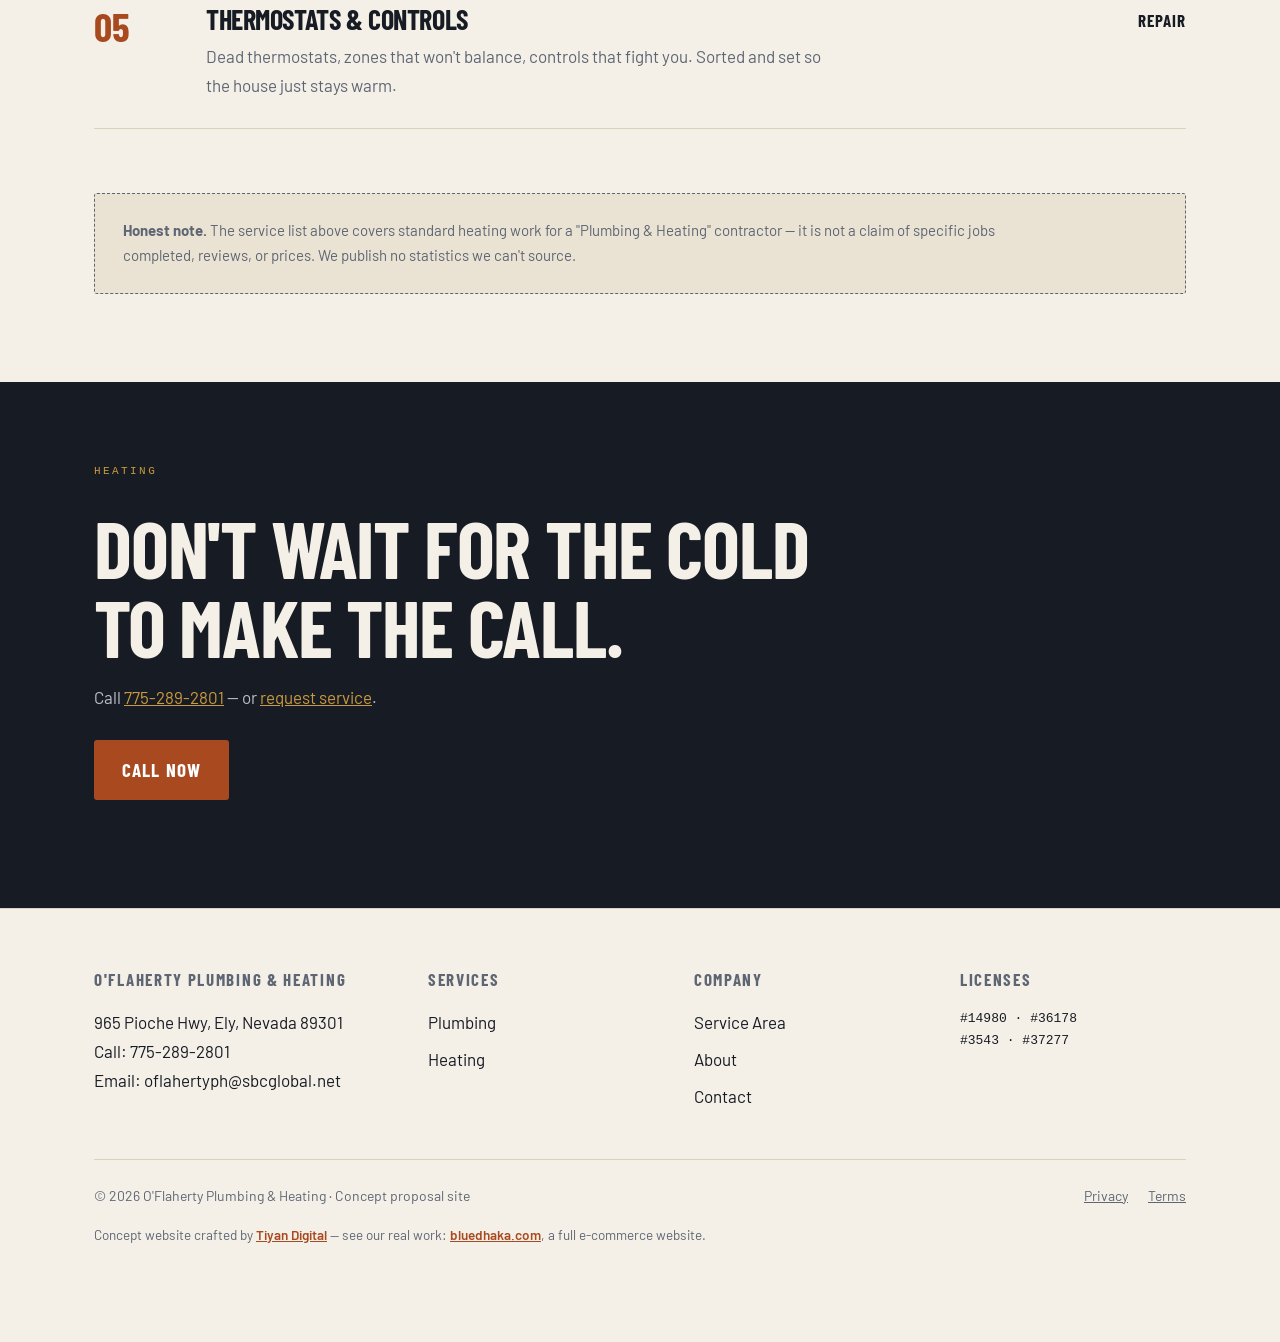
<file: heating.html>
<!DOCTYPE html>
<html lang="en" class="no-js">
<head>
<meta charset="UTF-8">
<meta name="viewport" content="width=device-width, initial-scale=1.0">
<title>Heating Services in Ely, NV | O'Flaherty Plumbing & Heating</title>
<meta name="description" content="Heating services in Ely and White Pine County, NV: furnace repair and replacement, boilers, and pre-winter tune-ups. Licensed Nevada contractor. Call (775) 289-2801. Concept proposal site.">
<meta property="og:title" content="Heating Services — O'Flaherty Plumbing & Heating, Ely NV">
<meta property="og:type" content="website">
<link rel="preconnect" href="https://fonts.googleapis.com">
<link rel="preconnect" href="https://fonts.gstatic.com" crossorigin>
<link href="https://fonts.googleapis.com/css2?family=Barlow+Condensed:wght@600;700&family=Barlow:wght@400;500;600;700&display=swap" rel="stylesheet">
<link rel="stylesheet" href="assets/css/style.css">
<link rel="icon" href="data:image/svg+xml,%3Csvg xmlns='http://www.w3.org/2000/svg' viewBox='0 0 64 64'%3E%3Crect width='64' height='64' rx='4' fill='%23171B23'/%3E%3Cpath d='M20 44 L32 20 L44 44' stroke='%23C99A3F' stroke-width='6' fill='none' stroke-linecap='round'/%3E%3Ccircle cx='32' cy='44' r='4' fill='%23A8491F'/%3E%3C/svg%3E">
<noscript><style>.rv{opacity:1!important;transform:none!important}</style></noscript>
</head>
<body>
<a class="skip" href="#main">Skip to content</a>
<div class="announce">Heat out in Ely? <a data-site-phone href="tel:+17752892801"><span data-site="phone">775-289-2801</span></a> — call, we answer.</div>
<header class="site">
  <nav class="nav" aria-label="Primary">
    <a class="brand" href="index.html">
      <span class="mark" aria-hidden="true"><svg viewBox="0 0 24 24" fill="none"><path d="M7 18 L12 6 L17 18" stroke="#C99A3F" stroke-width="2.4" stroke-linecap="round"/><circle cx="12" cy="18" r="2.2" fill="#A8491F"/></svg></span>
      <span><span class="name" data-site="name">O'Flaherty Plumbing &amp; Heating</span><span class="sub" data-site="location">Ely, Nevada</span></span>
    </a>
    <button class="burger" aria-expanded="false" aria-label="Open menu" aria-controls="navmenu"><span></span><span></span><span></span></button>
    <ul class="nav-links" id="navmenu">
      <li><a href="index.html">Home</a></li>
      <li><a href="plumbing.html">Plumbing</a></li>
      <li><a href="heating.html" aria-current="page">Heating</a></li>
      <li><a href="service-area.html">Service Area</a></li>
      <li><a href="about.html">About</a></li>
      <li><a class="btn" data-site-phone href="tel:+17752892801">Call Now</a></li>
    </ul>
  </nav>
</header>

<main id="main">
  <section class="chapter" style="padding:72px 0 88px;">
    <div class="wrap chapter-grid">
      <div>
        <p class="eyebrow rv">Heating — Ely &amp; White Pine County</p>
        <h1 aria-label="Ely winters don't negotiate.">
          <span class="line rv" style="transition-delay:.1s"><span>Ely winters</span></span>
          <span class="line rv" style="transition-delay:.2s"><span>don't negotiate.</span></span>
        </h1>
        <p class="lede rv" style="transition-delay:.3s">High-desert cold is not a comfort problem — it's a survival problem. Furnace and boiler work from people who live here and know what a January night demands.</p>
        <div class="hero-cta rv" style="transition-delay:.4s">
          <a class="btn btn-light" data-site-phone href="tel:+17752892801">Call <span data-site="phone">775-289-2801</span></a>
        </div>
      </div>
      <div class="chapter-media rv" style="transition-delay:.3s">
        <img src="assets/images/heating-furnace.webp" alt="Concept illustration: a cast-iron furnace with glowing firebox and copper pipe runs" fetchpriority="high">
        <p class="cap" style="color:var(--navy-muted)">Concept illustration — not a photo of our work</p>
      </div>
    </div>
  </section>

  <section class="section">
    <div class="wrap">
      <div class="section-head rv">
        <p class="eyebrow">What we do</p>
        <h2>Heating, the whole way through.</h2>
      </div>
      <ul class="prob-list">
        <li class="rv"><span class="prob-num">01</span><div><h3>Furnace repair</h3><p>No heat, weak heat, strange noises, short cycling. Diagnosed properly — parts replaced, not systems upsold.</p></div><span class="prob-link" style="border:none;cursor:default">Repair</span></li>
        <li class="rv"><span class="prob-num">02</span><div><h3>Furnace replacement</h3><p>When the old unit is done, we size and install its successor — matched to your house and your ducts, not a one-size box.</p></div><span class="prob-link" style="border:none;cursor:default">Install</span></li>
        <li class="rv"><span class="prob-num">03</span><div><h3>Boilers &amp; heating systems</h3><p>Boiler service and repair, radiators, and the piping that ties a heating system together.</p></div><span class="prob-link" style="border:none;cursor:default">Service</span></li>
        <li class="rv"><span class="prob-num">04</span><div><h3>Pre-winter tune-ups</h3><p>The cheapest heating call is the one in October. A tune-up finds the failure before the first hard freeze does.</p></div><span class="prob-link" style="border:none;cursor:default">Maintenance</span></li>
        <li class="rv"><span class="prob-num">05</span><div><h3>Thermostats &amp; controls</h3><p>Dead thermostats, zones that won't balance, controls that fight you. Sorted and set so the house just stays warm.</p></div><span class="prob-link" style="border:none;cursor:default">Repair</span></li>
      </ul>
      <div class="concept-note rv">
        <p><strong>Honest note.</strong> The service list above covers standard heating work for a "Plumbing &amp; Heating" contractor — it is not a claim of specific jobs completed, reviews, or prices. We publish no statistics we can't source.</p>
      </div>
    </div>
  </section>

  <section class="final-cta">
    <div class="wrap">
      <p class="eyebrow rv">Heating</p>
      <h2 class="rv">Don't wait for the cold<br>to make the call.</h2>
      <p class="rv">Call <a data-site-phone href="tel:+17752892801" style="color:var(--brass)"><span data-site="phone">775-289-2801</span></a> — or <a href="contact.html" style="color:var(--brass)">request service</a>.</p>
      <p class="rv"><a class="btn" data-site-phone href="tel:+17752892801">Call Now</a></p>
    </div>
  </section>
</main>

<footer class="site">
  <div class="wrap">
    <div class="foot-grid">
      <div>
        <h4 data-site="name">O'Flaherty Plumbing &amp; Heating</h4>
        <p><span data-site="address">965 Pioche Hwy, Ely, Nevada 89301</span><br>
        Call: <a data-site-phone href="tel:+17752892801"><span data-site="phone">775-289-2801</span></a><br>
        Email: <a data-site-email href="mailto:oflahertyph@sbcglobal.net"><span data-site="email">oflahertyph@sbcglobal.net</span></a></p>
      </div>
      <div>
        <h4>Services</h4>
        <ul><li><a href="plumbing.html">Plumbing</a></li><li><a href="heating.html">Heating</a></li></ul>
      </div>
      <div>
        <h4>Company</h4>
        <ul><li><a href="service-area.html">Service Area</a></li><li><a href="about.html">About</a></li><li><a href="contact.html">Contact</a></li></ul>
      </div>
      <div>
        <h4>Licenses</h4>
        <p class="mono" style="font-size:13px">#14980 · #36178<br>#3543 · #37277</p>
      </div>
    </div>
    <div class="foot-base">
      <span>© <span data-year>2026</span> <span data-site="name">O'Flaherty Plumbing &amp; Heating</span> · Concept proposal site</span>
      <nav aria-label="Legal"><a href="privacy.html">Privacy</a><a href="terms.html">Terms</a></nav>
    </div>
    <p class="builder">Concept website crafted by <a href="https://tiyandegital.com" target="_blank" rel="noopener">Tiyan Digital</a> — see our real work: <a href="https://bluedhaka.com" target="_blank" rel="noopener">bluedhaka.com</a>, a full e-commerce website.</p>
  </div>
</footer>

<div class="callbar" role="navigation" aria-label="Quick call">
  <a class="btn" data-site-phone href="tel:+17752892801">Call <span data-site="phone">775-289-2801</span></a>
</div>

<script src="assets/js/config.js"></script>
<script src="assets/js/site.js"></script>
</body>
</html>
</file>
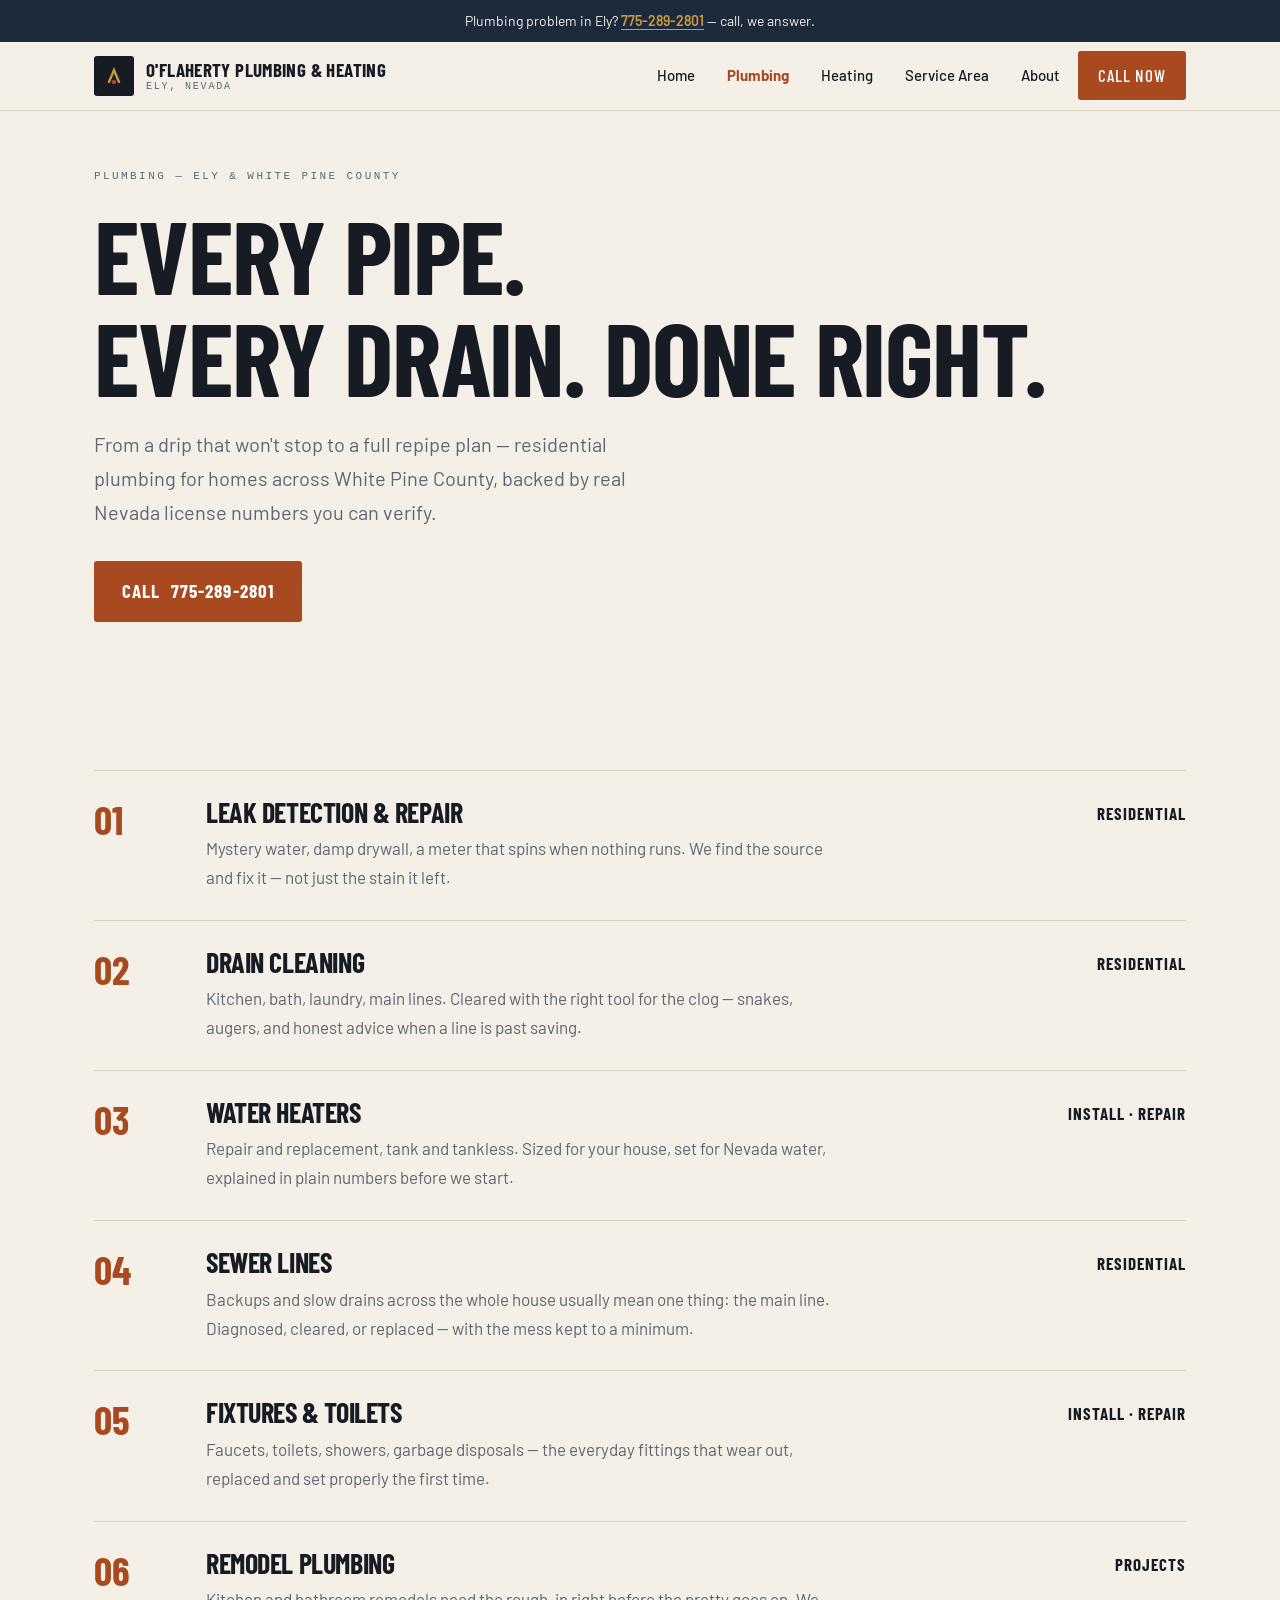
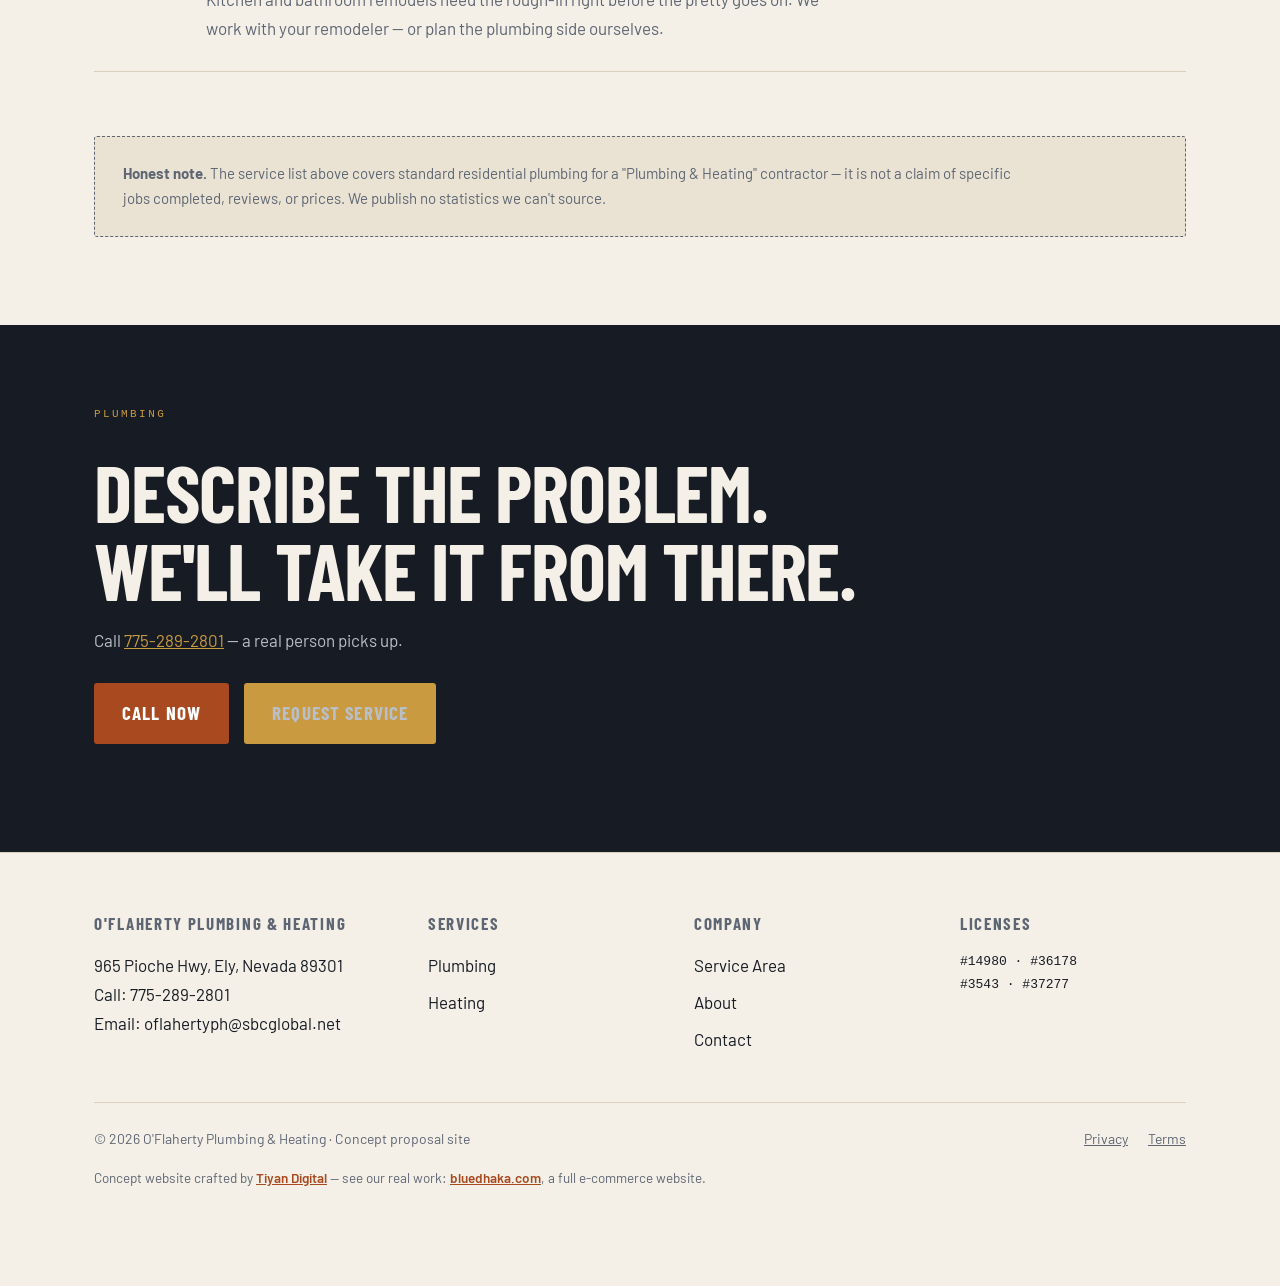
<file: plumbing.html>
<!DOCTYPE html>
<html lang="en" class="no-js">
<head>
<meta charset="UTF-8">
<meta name="viewport" content="width=device-width, initial-scale=1.0">
<title>Plumbing Services in Ely, NV | O'Flaherty Plumbing & Heating</title>
<meta name="description" content="Plumbing services in Ely and White Pine County, NV: leak repair, drain cleaning, water heaters, sewer lines, fixtures and remodel plumbing. Licensed Nevada contractor. Call (775) 289-2801. Concept proposal site.">
<meta property="og:title" content="Plumbing Services — O'Flaherty Plumbing & Heating, Ely NV">
<meta property="og:type" content="website">
<link rel="preconnect" href="https://fonts.googleapis.com">
<link rel="preconnect" href="https://fonts.gstatic.com" crossorigin>
<link href="https://fonts.googleapis.com/css2?family=Barlow+Condensed:wght@600;700&family=Barlow:wght@400;500;600;700&display=swap" rel="stylesheet">
<link rel="stylesheet" href="assets/css/style.css">
<link rel="icon" href="data:image/svg+xml,%3Csvg xmlns='http://www.w3.org/2000/svg' viewBox='0 0 64 64'%3E%3Crect width='64' height='64' rx='4' fill='%23171B23'/%3E%3Cpath d='M20 44 L32 20 L44 44' stroke='%23C99A3F' stroke-width='6' fill='none' stroke-linecap='round'/%3E%3Ccircle cx='32' cy='44' r='4' fill='%23A8491F'/%3E%3C/svg%3E">
<noscript><style>.rv{opacity:1!important;transform:none!important}</style></noscript>
</head>
<body>
<a class="skip" href="#main">Skip to content</a>
<div class="announce">Plumbing problem in Ely? <a data-site-phone href="tel:+17752892801"><span data-site="phone">775-289-2801</span></a> — call, we answer.</div>
<header class="site">
  <nav class="nav" aria-label="Primary">
    <a class="brand" href="index.html">
      <span class="mark" aria-hidden="true"><svg viewBox="0 0 24 24" fill="none"><path d="M7 18 L12 6 L17 18" stroke="#C99A3F" stroke-width="2.4" stroke-linecap="round"/><circle cx="12" cy="18" r="2.2" fill="#A8491F"/></svg></span>
      <span><span class="name" data-site="name">O'Flaherty Plumbing &amp; Heating</span><span class="sub" data-site="location">Ely, Nevada</span></span>
    </a>
    <button class="burger" aria-expanded="false" aria-label="Open menu" aria-controls="navmenu"><span></span><span></span><span></span></button>
    <ul class="nav-links" id="navmenu">
      <li><a href="index.html">Home</a></li>
      <li><a href="plumbing.html" aria-current="page">Plumbing</a></li>
      <li><a href="heating.html">Heating</a></li>
      <li><a href="service-area.html">Service Area</a></li>
      <li><a href="about.html">About</a></li>
      <li><a class="btn" data-site-phone href="tel:+17752892801">Call Now</a></li>
    </ul>
  </nav>
</header>

<main id="main">
  <section class="hero" style="padding-top:56px;">
    <div class="wrap">
      <p class="eyebrow rv">Plumbing — Ely &amp; White Pine County</p>
      <h1 aria-label="Every pipe. Every drain. Done right.">
        <span class="line rv" style="transition-delay:.1s"><span>Every pipe.</span></span>
        <span class="line rv" style="transition-delay:.2s"><span>Every drain. Done right.</span></span>
      </h1>
      <p class="lede rv" style="transition-delay:.3s">From a drip that won't stop to a full repipe plan — residential plumbing for homes across White Pine County, backed by real Nevada license numbers you can verify.</p>
      <div class="hero-cta rv" style="transition-delay:.4s">
        <a class="btn" data-site-phone href="tel:+17752892801">Call <span data-site="phone">775-289-2801</span></a>
      </div>
    </div>
  </section>

  <section class="section" style="padding-top:24px;">
    <div class="wrap">
      <ul class="prob-list">
        <li class="rv"><span class="prob-num">01</span><div><h3>Leak detection &amp; repair</h3><p>Mystery water, damp drywall, a meter that spins when nothing runs. We find the source and fix it — not just the stain it left.</p></div><span class="prob-link" style="border:none;cursor:default">Residential</span></li>
        <li class="rv"><span class="prob-num">02</span><div><h3>Drain cleaning</h3><p>Kitchen, bath, laundry, main lines. Cleared with the right tool for the clog — snakes, augers, and honest advice when a line is past saving.</p></div><span class="prob-link" style="border:none;cursor:default">Residential</span></li>
        <li class="rv"><span class="prob-num">03</span><div><h3>Water heaters</h3><p>Repair and replacement, tank and tankless. Sized for your house, set for Nevada water, explained in plain numbers before we start.</p></div><span class="prob-link" style="border:none;cursor:default">Install · Repair</span></li>
        <li class="rv"><span class="prob-num">04</span><div><h3>Sewer lines</h3><p>Backups and slow drains across the whole house usually mean one thing: the main line. Diagnosed, cleared, or replaced — with the mess kept to a minimum.</p></div><span class="prob-link" style="border:none;cursor:default">Residential</span></li>
        <li class="rv"><span class="prob-num">05</span><div><h3>Fixtures &amp; toilets</h3><p>Faucets, toilets, showers, garbage disposals — the everyday fittings that wear out, replaced and set properly the first time.</p></div><span class="prob-link" style="border:none;cursor:default">Install · Repair</span></li>
        <li class="rv"><span class="prob-num">06</span><div><h3>Remodel plumbing</h3><p>Kitchen and bathroom remodels need the rough-in right before the pretty goes on. We work with your remodeler — or plan the plumbing side ourselves.</p></div><span class="prob-link" style="border:none;cursor:default">Projects</span></li>
      </ul>
      <div class="concept-note rv">
        <p><strong>Honest note.</strong> The service list above covers standard residential plumbing for a "Plumbing &amp; Heating" contractor — it is not a claim of specific jobs completed, reviews, or prices. We publish no statistics we can't source.</p>
      </div>
    </div>
  </section>

  <section class="final-cta">
    <div class="wrap">
      <p class="eyebrow rv">Plumbing</p>
      <h2 class="rv">Describe the problem.<br>We'll take it from there.</h2>
      <p class="rv">Call <a data-site-phone href="tel:+17752892801" style="color:var(--brass)"><span data-site="phone">775-289-2801</span></a> — a real person picks up.</p>
      <p class="rv"><a class="btn" data-site-phone href="tel:+17752892801">Call Now</a> <a class="btn btn-light" href="contact.html" style="margin-left:12px">Request Service</a></p>
    </div>
  </section>
</main>

<footer class="site">
  <div class="wrap">
    <div class="foot-grid">
      <div>
        <h4 data-site="name">O'Flaherty Plumbing &amp; Heating</h4>
        <p><span data-site="address">965 Pioche Hwy, Ely, Nevada 89301</span><br>
        Call: <a data-site-phone href="tel:+17752892801"><span data-site="phone">775-289-2801</span></a><br>
        Email: <a data-site-email href="mailto:oflahertyph@sbcglobal.net"><span data-site="email">oflahertyph@sbcglobal.net</span></a></p>
      </div>
      <div>
        <h4>Services</h4>
        <ul><li><a href="plumbing.html">Plumbing</a></li><li><a href="heating.html">Heating</a></li></ul>
      </div>
      <div>
        <h4>Company</h4>
        <ul><li><a href="service-area.html">Service Area</a></li><li><a href="about.html">About</a></li><li><a href="contact.html">Contact</a></li></ul>
      </div>
      <div>
        <h4>Licenses</h4>
        <p class="mono" style="font-size:13px">#14980 · #36178<br>#3543 · #37277</p>
      </div>
    </div>
    <div class="foot-base">
      <span>© <span data-year>2026</span> <span data-site="name">O'Flaherty Plumbing &amp; Heating</span> · Concept proposal site</span>
      <nav aria-label="Legal"><a href="privacy.html">Privacy</a><a href="terms.html">Terms</a></nav>
    </div>
    <p class="builder">Concept website crafted by <a href="https://tiyandegital.com" target="_blank" rel="noopener">Tiyan Digital</a> — see our real work: <a href="https://bluedhaka.com" target="_blank" rel="noopener">bluedhaka.com</a>, a full e-commerce website.</p>
  </div>
</footer>

<div class="callbar" role="navigation" aria-label="Quick call">
  <a class="btn" data-site-phone href="tel:+17752892801">Call <span data-site="phone">775-289-2801</span></a>
</div>

<script src="assets/js/config.js"></script>
<script src="assets/js/site.js"></script>
</body>
</html>
</file>
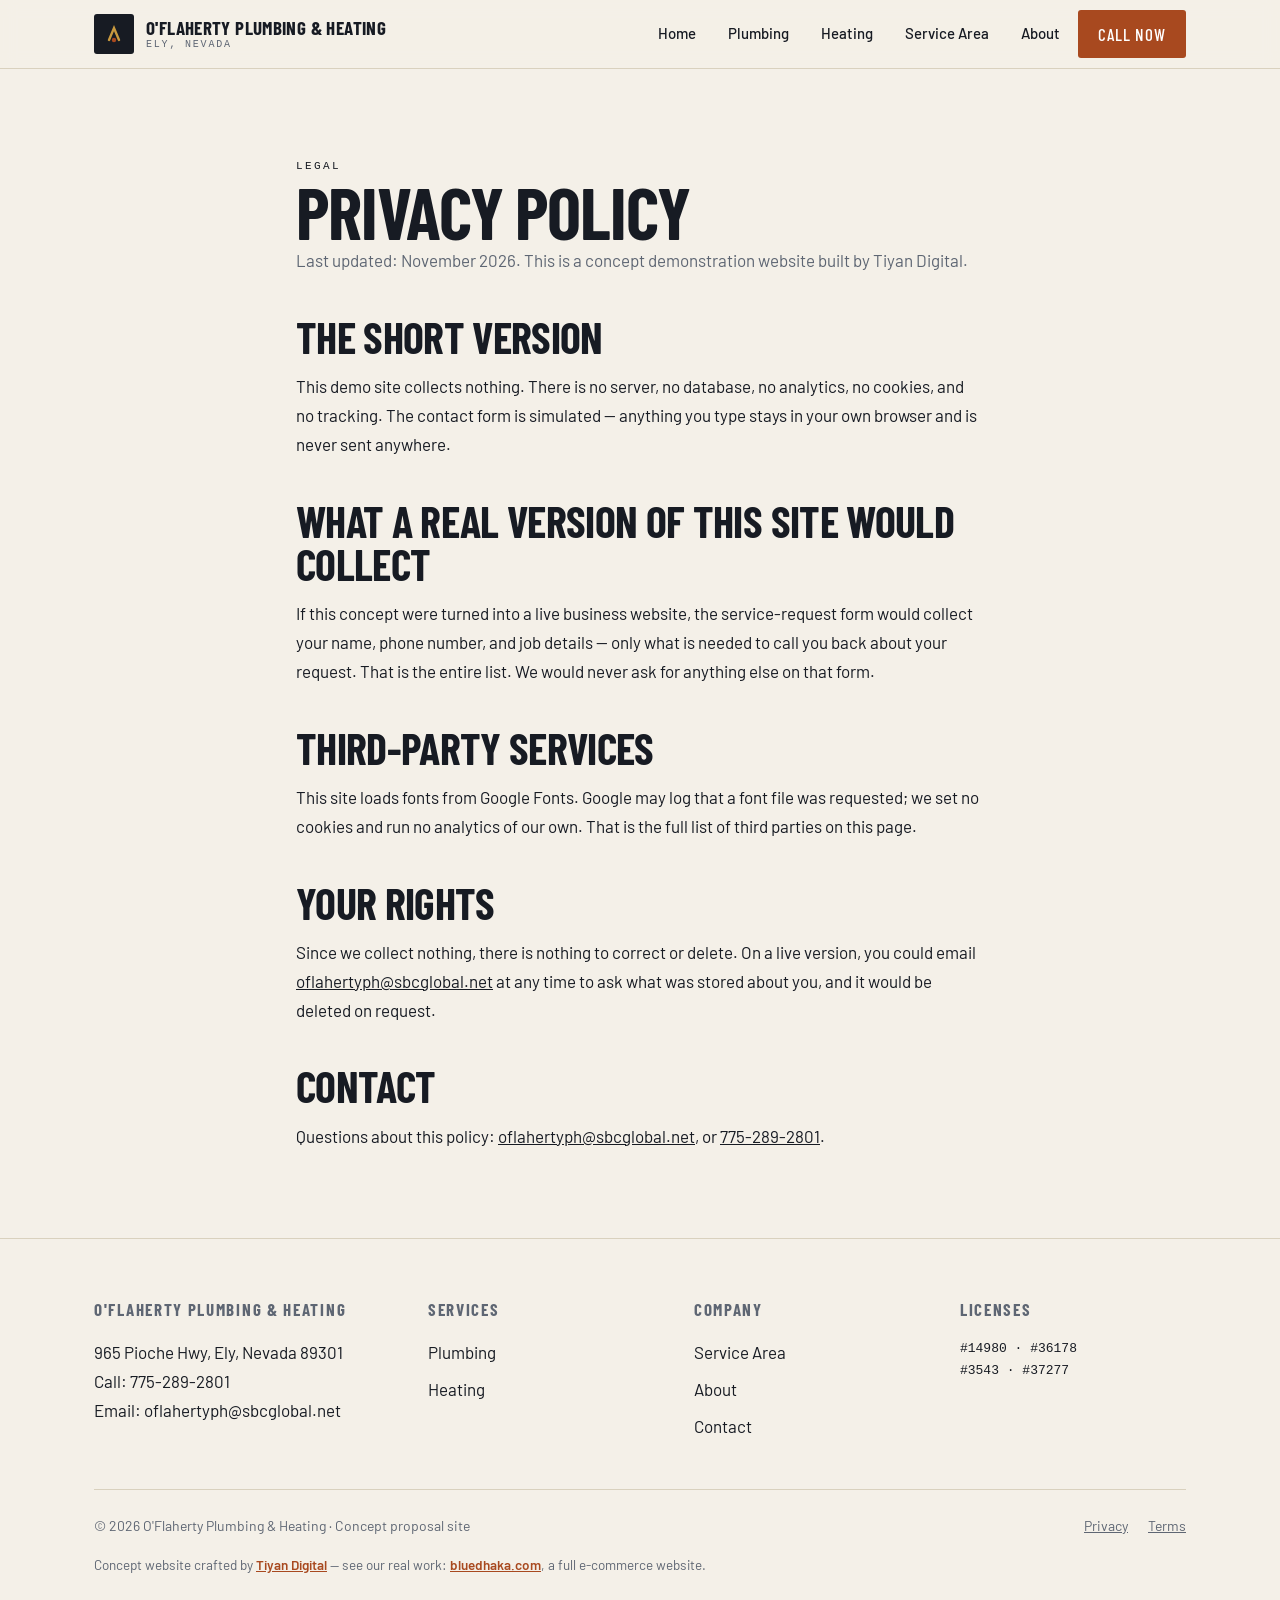
<file: privacy.html>
<!DOCTYPE html>
<html lang="en" class="no-js">
<head>
<meta charset="UTF-8">
<meta name="viewport" content="width=device-width, initial-scale=1.0">
<title>Privacy Policy | O'Flaherty Plumbing & Heating</title>
<meta name="description" content="Privacy policy for the O'Flaherty Plumbing & Heating concept site. Plain-language statement of what data is collected and why.">
<link rel="preconnect" href="https://fonts.googleapis.com">
<link rel="preconnect" href="https://fonts.gstatic.com" crossorigin>
<link href="https://fonts.googleapis.com/css2?family=Barlow+Condensed:wght@600;700&family=Barlow:wght@400;500;600;700&display=swap" rel="stylesheet">
<link rel="stylesheet" href="assets/css/style.css">
<link rel="icon" href="data:image/svg+xml,%3Csvg xmlns='http://www.w3.org/2000/svg' viewBox='0 0 64 64'%3E%3Crect width='64' height='64' rx='4' fill='%23171B23'/%3E%3Cpath d='M20 44 L32 20 L44 44' stroke='%23C99A3F' stroke-width='6' fill='none' stroke-linecap='round'/%3E%3Ccircle cx='32' cy='44' r='4' fill='%23A8491F'/%3E%3C/svg%3E">
<noscript><style>.rv{opacity:1!important;transform:none!important}</style></noscript>
</head>
<body>
<a class="skip" href="#main">Skip to content</a>
<header class="site">
  <nav class="nav" aria-label="Primary">
    <a class="brand" href="index.html">
      <span class="mark" aria-hidden="true"><svg viewBox="0 0 24 24" fill="none"><path d="M7 18 L12 6 L17 18" stroke="#C99A3F" stroke-width="2.4" stroke-linecap="round"/><circle cx="12" cy="18" r="2.2" fill="#A8491F"/></svg></span>
      <span><span class="name" data-site="name">O'Flaherty Plumbing &amp; Heating</span><span class="sub" data-site="location">Ely, Nevada</span></span>
    </a>
    <button class="burger" aria-expanded="false" aria-label="Open menu" aria-controls="navmenu"><span></span><span></span><span></span></button>
    <ul class="nav-links" id="navmenu">
      <li><a href="index.html">Home</a></li>
      <li><a href="plumbing.html">Plumbing</a></li>
      <li><a href="heating.html">Heating</a></li>
      <li><a href="service-area.html">Service Area</a></li>
      <li><a href="about.html">About</a></li>
      <li><a class="btn" data-site-phone href="tel:+17752892801">Call Now</a></li>
    </ul>
  </nav>
</header>

<main id="main">
  <section class="section">
    <div class="wrap legal">
      <p class="eyebrow rv">Legal</p>
      <h1 class="rv" style="font-size:clamp(40px,7vw,72px)">Privacy Policy</h1>
      <p class="rv" style="color:var(--muted)">Last updated: November 2026. This is a concept demonstration website built by Tiyan Digital.</p>

      <h2 class="rv">The short version</h2>
      <p class="rv">This demo site collects nothing. There is no server, no database, no analytics, no cookies, and no tracking. The contact form is simulated — anything you type stays in your own browser and is never sent anywhere.</p>

      <h2 class="rv">What a real version of this site would collect</h2>
      <p class="rv">If this concept were turned into a live business website, the service-request form would collect your name, phone number, and job details — only what is needed to call you back about your request. That is the entire list. We would never ask for anything else on that form.</p>

      <h2 class="rv">Third-party services</h2>
      <p class="rv">This site loads fonts from Google Fonts. Google may log that a font file was requested; we set no cookies and run no analytics of our own. That is the full list of third parties on this page.</p>

      <h2 class="rv">Your rights</h2>
      <p class="rv">Since we collect nothing, there is nothing to correct or delete. On a live version, you could email <a data-site-email href="mailto:oflahertyph@sbcglobal.net"><span data-site="email">oflahertyph@sbcglobal.net</span></a> at any time to ask what was stored about you, and it would be deleted on request.</p>

      <h2 class="rv">Contact</h2>
      <p class="rv">Questions about this policy: <a data-site-email href="mailto:oflahertyph@sbcglobal.net"><span data-site="email">oflahertyph@sbcglobal.net</span></a>, or <a data-site-phone href="tel:+17752892801"><span data-site="phone">775-289-2801</span></a>.</p>
    </div>
  </section>
</main>

<footer class="site">
  <div class="wrap">
    <div class="foot-grid">
      <div>
        <h4 data-site="name">O'Flaherty Plumbing &amp; Heating</h4>
        <p><span data-site="address">965 Pioche Hwy, Ely, Nevada 89301</span><br>
        Call: <a data-site-phone href="tel:+17752892801"><span data-site="phone">775-289-2801</span></a><br>
        Email: <a data-site-email href="mailto:oflahertyph@sbcglobal.net"><span data-site="email">oflahertyph@sbcglobal.net</span></a></p>
      </div>
      <div>
        <h4>Services</h4>
        <ul><li><a href="plumbing.html">Plumbing</a></li><li><a href="heating.html">Heating</a></li></ul>
      </div>
      <div>
        <h4>Company</h4>
        <ul><li><a href="service-area.html">Service Area</a></li><li><a href="about.html">About</a></li><li><a href="contact.html">Contact</a></li></ul>
      </div>
      <div>
        <h4>Licenses</h4>
        <p class="mono" style="font-size:13px">#14980 · #36178<br>#3543 · #37277</p>
      </div>
    </div>
    <div class="foot-base">
      <span>© <span data-year>2026</span> <span data-site="name">O'Flaherty Plumbing &amp; Heating</span> · Concept proposal site</span>
      <nav aria-label="Legal"><a href="privacy.html" aria-current="page">Privacy</a><a href="terms.html">Terms</a></nav>
    </div>
    <p class="builder">Concept website crafted by <a href="https://tiyandegital.com" target="_blank" rel="noopener">Tiyan Digital</a> — see our real work: <a href="https://bluedhaka.com" target="_blank" rel="noopener">bluedhaka.com</a>, a full e-commerce website.</p>
  </div>
</footer>

<script src="assets/js/config.js"></script>
<script src="assets/js/site.js"></script>
</body>
</html>
</file>
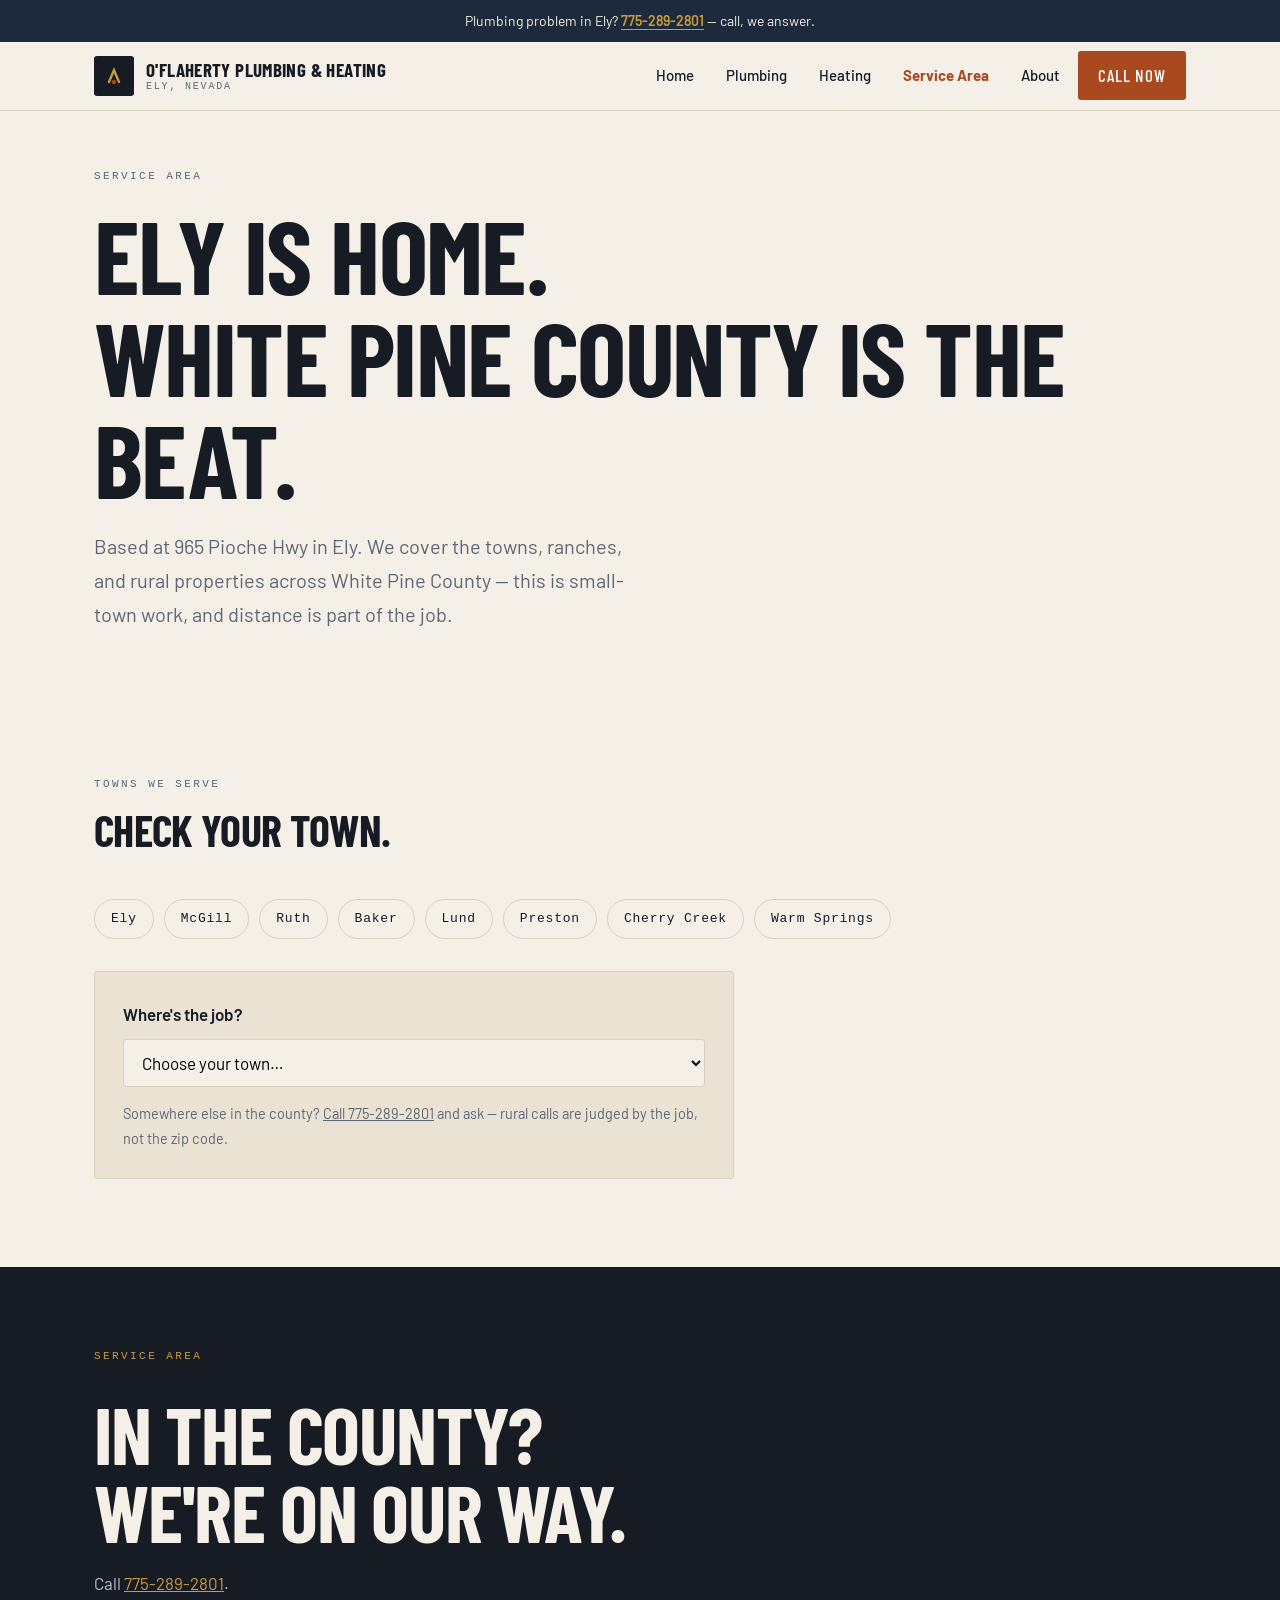
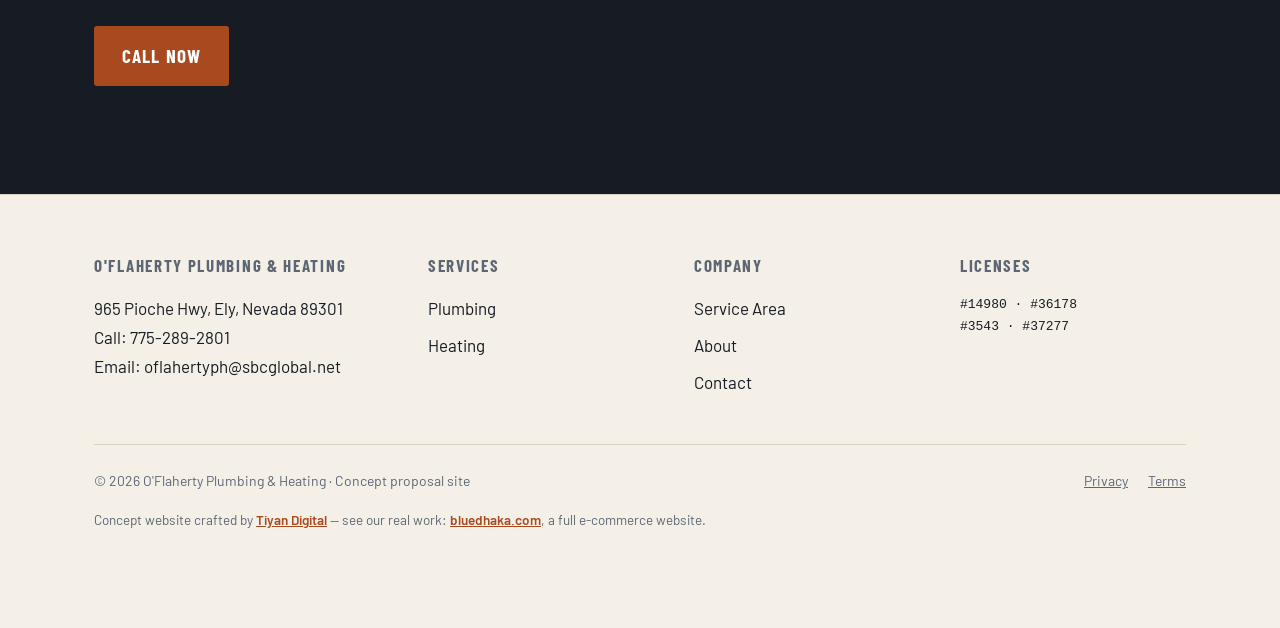
<file: service-area.html>
<!DOCTYPE html>
<html lang="en" class="no-js">
<head>
<meta charset="UTF-8">
<meta name="viewport" content="width=device-width, initial-scale=1.0">
<title>Service Area — Ely & White Pine County, NV | O'Flaherty Plumbing & Heating</title>
<meta name="description" content="O'Flaherty Plumbing & Heating serves Ely and all of White Pine County, Nevada: McGill, Ruth, Baker, Lund, Preston and beyond. Check your town. Call (775) 289-2801. Concept proposal site.">
<meta property="og:title" content="Service Area — O'Flaherty Plumbing & Heating">
<meta property="og:type" content="website">
<link rel="preconnect" href="https://fonts.googleapis.com">
<link rel="preconnect" href="https://fonts.gstatic.com" crossorigin>
<link href="https://fonts.googleapis.com/css2?family=Barlow+Condensed:wght@600;700&family=Barlow:wght@400;500;600;700&display=swap" rel="stylesheet">
<link rel="stylesheet" href="assets/css/style.css">
<link rel="icon" href="data:image/svg+xml,%3Csvg xmlns='http://www.w3.org/2000/svg' viewBox='0 0 64 64'%3E%3Crect width='64' height='64' rx='4' fill='%23171B23'/%3E%3Cpath d='M20 44 L32 20 L44 44' stroke='%23C99A3F' stroke-width='6' fill='none' stroke-linecap='round'/%3E%3Ccircle cx='32' cy='44' r='4' fill='%23A8491F'/%3E%3C/svg%3E">
<noscript><style>.rv{opacity:1!important;transform:none!important}</style></noscript>
</head>
<body>
<a class="skip" href="#main">Skip to content</a>
<div class="announce">Plumbing problem in Ely? <a data-site-phone href="tel:+17752892801"><span data-site="phone">775-289-2801</span></a> — call, we answer.</div>
<header class="site">
  <nav class="nav" aria-label="Primary">
    <a class="brand" href="index.html">
      <span class="mark" aria-hidden="true"><svg viewBox="0 0 24 24" fill="none"><path d="M7 18 L12 6 L17 18" stroke="#C99A3F" stroke-width="2.4" stroke-linecap="round"/><circle cx="12" cy="18" r="2.2" fill="#A8491F"/></svg></span>
      <span><span class="name" data-site="name">O'Flaherty Plumbing &amp; Heating</span><span class="sub" data-site="location">Ely, Nevada</span></span>
    </a>
    <button class="burger" aria-expanded="false" aria-label="Open menu" aria-controls="navmenu"><span></span><span></span><span></span></button>
    <ul class="nav-links" id="navmenu">
      <li><a href="index.html">Home</a></li>
      <li><a href="plumbing.html">Plumbing</a></li>
      <li><a href="heating.html">Heating</a></li>
      <li><a href="service-area.html" aria-current="page">Service Area</a></li>
      <li><a href="about.html">About</a></li>
      <li><a class="btn" data-site-phone href="tel:+17752892801">Call Now</a></li>
    </ul>
  </nav>
</header>

<main id="main">
  <section class="hero" style="padding-top:56px;">
    <div class="wrap">
      <p class="eyebrow rv">Service area</p>
      <h1 aria-label="Ely is home. White Pine County is the beat.">
        <span class="line rv" style="transition-delay:.1s"><span>Ely is home.</span></span>
        <span class="line rv" style="transition-delay:.2s"><span>White Pine County is the beat.</span></span>
      </h1>
      <p class="lede rv" style="transition-delay:.3s">Based at 965 Pioche Hwy in Ely. We cover the towns, ranches, and rural properties across White Pine County — this is small-town work, and distance is part of the job.</p>
    </div>
  </section>

  <section class="section" style="padding-top:24px;">
    <div class="wrap">
      <div class="section-head rv">
        <p class="eyebrow">Towns we serve</p>
        <h2>Check your town.</h2>
      </div>
      <ul class="towns rv" aria-label="Towns served">
        <li>Ely</li><li>McGill</li><li>Ruth</li><li>Baker</li><li>Lund</li><li>Preston</li><li>Cherry Creek</li><li>Warm Springs</li>
      </ul>
      <div class="town-checker rv">
        <label for="town-select">Where's the job?</label>
        <div class="row">
          <select id="town-select">
            <option value="">Choose your town…</option>
            <option>Ely</option><option>McGill</option><option>Ruth</option><option>Baker</option>
            <option>Lund</option><option>Preston</option><option>Cherry Creek</option><option>Warm Springs</option>
          </select>
          <noscript><p style="margin-top:8px;font-size:14px;color:var(--muted)">Enable JavaScript for the town checker — or just call <a data-site-phone href="tel:+17752892801"><span data-site="phone">775-289-2801</span></a>.</p></noscript>
        </div>
        <div class="town-result" id="town-result" role="status" aria-live="polite"></div>
        <p style="margin-top:14px;font-size:14.5px;color:var(--muted)">Somewhere else in the county? <a data-site-phone href="tel:+17752892801">Call <span data-site="phone">775-289-2801</span></a> and ask — rural calls are judged by the job, not the zip code.</p>
      </div>
    </div>
  </section>

  <section class="final-cta">
    <div class="wrap">
      <p class="eyebrow rv">Service area</p>
      <h2 class="rv">In the county?<br>We're on our way.</h2>
      <p class="rv">Call <a data-site-phone href="tel:+17752892801" style="color:var(--brass)"><span data-site="phone">775-289-2801</span></a>.</p>
      <p class="rv"><a class="btn" data-site-phone href="tel:+17752892801">Call Now</a></p>
    </div>
  </section>
</main>

<footer class="site">
  <div class="wrap">
    <div class="foot-grid">
      <div>
        <h4 data-site="name">O'Flaherty Plumbing &amp; Heating</h4>
        <p><span data-site="address">965 Pioche Hwy, Ely, Nevada 89301</span><br>
        Call: <a data-site-phone href="tel:+17752892801"><span data-site="phone">775-289-2801</span></a><br>
        Email: <a data-site-email href="mailto:oflahertyph@sbcglobal.net"><span data-site="email">oflahertyph@sbcglobal.net</span></a></p>
      </div>
      <div>
        <h4>Services</h4>
        <ul><li><a href="plumbing.html">Plumbing</a></li><li><a href="heating.html">Heating</a></li></ul>
      </div>
      <div>
        <h4>Company</h4>
        <ul><li><a href="service-area.html">Service Area</a></li><li><a href="about.html">About</a></li><li><a href="contact.html">Contact</a></li></ul>
      </div>
      <div>
        <h4>Licenses</h4>
        <p class="mono" style="font-size:13px">#14980 · #36178<br>#3543 · #37277</p>
      </div>
    </div>
    <div class="foot-base">
      <span>© <span data-year>2026</span> <span data-site="name">O'Flaherty Plumbing &amp; Heating</span> · Concept proposal site</span>
      <nav aria-label="Legal"><a href="privacy.html">Privacy</a><a href="terms.html">Terms</a></nav>
    </div>
    <p class="builder">Concept website crafted by <a href="https://tiyandegital.com" target="_blank" rel="noopener">Tiyan Digital</a> — see our real work: <a href="https://bluedhaka.com" target="_blank" rel="noopener">bluedhaka.com</a>, a full e-commerce website.</p>
  </div>
</footer>

<div class="callbar" role="navigation" aria-label="Quick call">
  <a class="btn" data-site-phone href="tel:+17752892801">Call <span data-site="phone">775-289-2801</span></a>
</div>

<script src="assets/js/config.js"></script>
<script src="assets/js/site.js"></script>
</body>
</html>
</file>
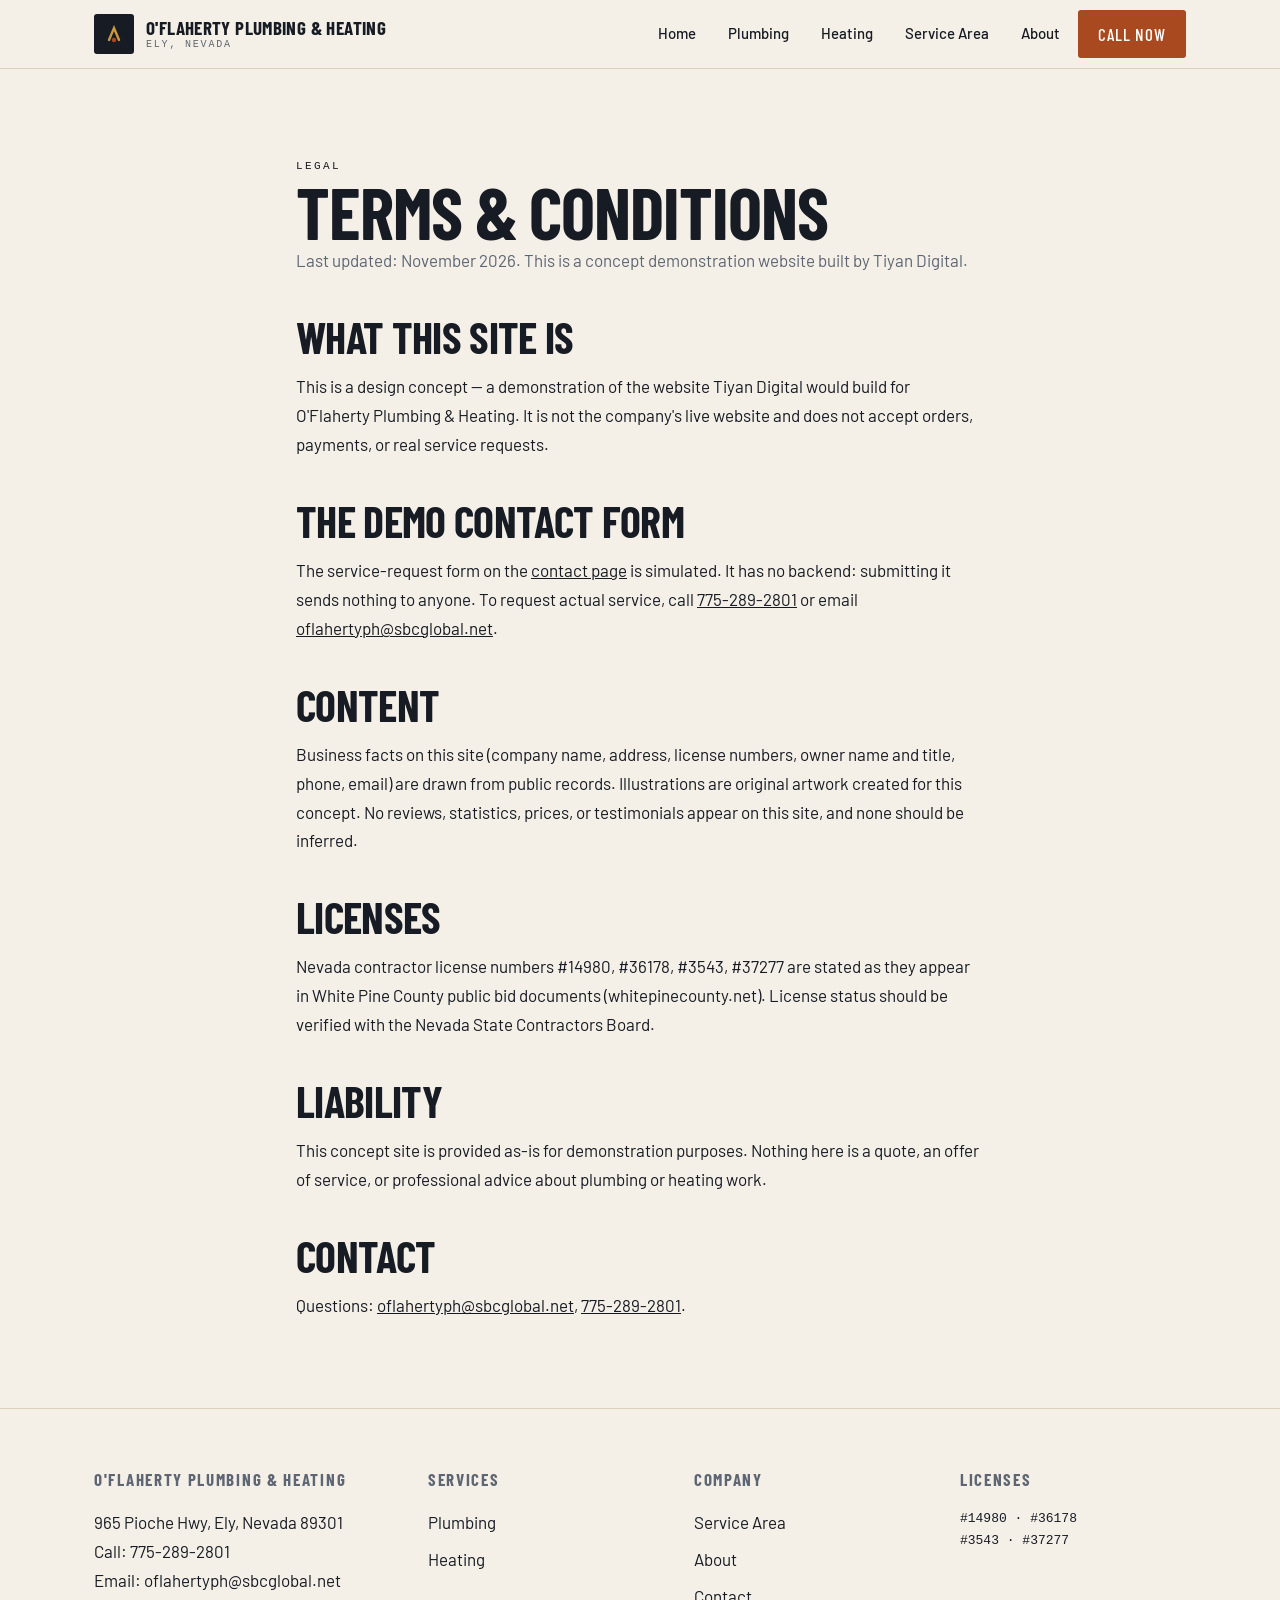
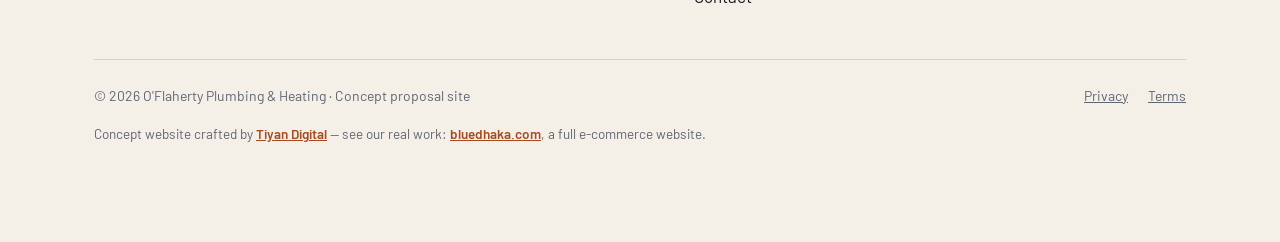
<file: terms.html>
<!DOCTYPE html>
<html lang="en" class="no-js">
<head>
<meta charset="UTF-8">
<meta name="viewport" content="width=device-width, initial-scale=1.0">
<title>Terms & Conditions | O'Flaherty Plumbing & Heating</title>
<meta name="description" content="Terms and conditions for the O'Flaherty Plumbing & Heating concept site.">
<link rel="preconnect" href="https://fonts.googleapis.com">
<link rel="preconnect" href="https://fonts.gstatic.com" crossorigin>
<link href="https://fonts.googleapis.com/css2?family=Barlow+Condensed:wght@600;700&family=Barlow:wght@400;500;600;700&display=swap" rel="stylesheet">
<link rel="stylesheet" href="assets/css/style.css">
<link rel="icon" href="data:image/svg+xml,%3Csvg xmlns='http://www.w3.org/2000/svg' viewBox='0 0 64 64'%3E%3Crect width='64' height='64' rx='4' fill='%23171B23'/%3E%3Cpath d='M20 44 L32 20 L44 44' stroke='%23C99A3F' stroke-width='6' fill='none' stroke-linecap='round'/%3E%3Ccircle cx='32' cy='44' r='4' fill='%23A8491F'/%3E%3C/svg%3E">
<noscript><style>.rv{opacity:1!important;transform:none!important}</style></noscript>
</head>
<body>
<a class="skip" href="#main">Skip to content</a>
<header class="site">
  <nav class="nav" aria-label="Primary">
    <a class="brand" href="index.html">
      <span class="mark" aria-hidden="true"><svg viewBox="0 0 24 24" fill="none"><path d="M7 18 L12 6 L17 18" stroke="#C99A3F" stroke-width="2.4" stroke-linecap="round"/><circle cx="12" cy="18" r="2.2" fill="#A8491F"/></svg></span>
      <span><span class="name" data-site="name">O'Flaherty Plumbing &amp; Heating</span><span class="sub" data-site="location">Ely, Nevada</span></span>
    </a>
    <button class="burger" aria-expanded="false" aria-label="Open menu" aria-controls="navmenu"><span></span><span></span><span></span></button>
    <ul class="nav-links" id="navmenu">
      <li><a href="index.html">Home</a></li>
      <li><a href="plumbing.html">Plumbing</a></li>
      <li><a href="heating.html">Heating</a></li>
      <li><a href="service-area.html">Service Area</a></li>
      <li><a href="about.html">About</a></li>
      <li><a class="btn" data-site-phone href="tel:+17752892801">Call Now</a></li>
    </ul>
  </nav>
</header>

<main id="main">
  <section class="section">
    <div class="wrap legal">
      <p class="eyebrow rv">Legal</p>
      <h1 class="rv" style="font-size:clamp(40px,7vw,72px)">Terms &amp; Conditions</h1>
      <p class="rv" style="color:var(--muted)">Last updated: November 2026. This is a concept demonstration website built by Tiyan Digital.</p>

      <h2 class="rv">What this site is</h2>
      <p class="rv">This is a design concept — a demonstration of the website Tiyan Digital would build for O'Flaherty Plumbing &amp; Heating. It is not the company's live website and does not accept orders, payments, or real service requests.</p>

      <h2 class="rv">The demo contact form</h2>
      <p class="rv">The service-request form on the <a href="contact.html">contact page</a> is simulated. It has no backend: submitting it sends nothing to anyone. To request actual service, call <a data-site-phone href="tel:+17752892801"><span data-site="phone">775-289-2801</span></a> or email <a data-site-email href="mailto:oflahertyph@sbcglobal.net"><span data-site="email">oflahertyph@sbcglobal.net</span></a>.</p>

      <h2 class="rv">Content</h2>
      <p class="rv">Business facts on this site (company name, address, license numbers, owner name and title, phone, email) are drawn from public records. Illustrations are original artwork created for this concept. No reviews, statistics, prices, or testimonials appear on this site, and none should be inferred.</p>

      <h2 class="rv">Licenses</h2>
      <p class="rv">Nevada contractor license numbers #14980, #36178, #3543, #37277 are stated as they appear in White Pine County public bid documents (whitepinecounty.net). License status should be verified with the Nevada State Contractors Board.</p>

      <h2 class="rv">Liability</h2>
      <p class="rv">This concept site is provided as-is for demonstration purposes. Nothing here is a quote, an offer of service, or professional advice about plumbing or heating work.</p>

      <h2 class="rv">Contact</h2>
      <p class="rv">Questions: <a data-site-email href="mailto:oflahertyph@sbcglobal.net"><span data-site="email">oflahertyph@sbcglobal.net</span></a>, <a data-site-phone href="tel:+17752892801"><span data-site="phone">775-289-2801</span></a>.</p>
    </div>
  </section>
</main>

<footer class="site">
  <div class="wrap">
    <div class="foot-grid">
      <div>
        <h4 data-site="name">O'Flaherty Plumbing &amp; Heating</h4>
        <p><span data-site="address">965 Pioche Hwy, Ely, Nevada 89301</span><br>
        Call: <a data-site-phone href="tel:+17752892801"><span data-site="phone">775-289-2801</span></a><br>
        Email: <a data-site-email href="mailto:oflahertyph@sbcglobal.net"><span data-site="email">oflahertyph@sbcglobal.net</span></a></p>
      </div>
      <div>
        <h4>Services</h4>
        <ul><li><a href="plumbing.html">Plumbing</a></li><li><a href="heating.html">Heating</a></li></ul>
      </div>
      <div>
        <h4>Company</h4>
        <ul><li><a href="service-area.html">Service Area</a></li><li><a href="about.html">About</a></li><li><a href="contact.html">Contact</a></li></ul>
      </div>
      <div>
        <h4>Licenses</h4>
        <p class="mono" style="font-size:13px">#14980 · #36178<br>#3543 · #37277</p>
      </div>
    </div>
    <div class="foot-base">
      <span>© <span data-year>2026</span> <span data-site="name">O'Flaherty Plumbing &amp; Heating</span> · Concept proposal site</span>
      <nav aria-label="Legal"><a href="privacy.html">Privacy</a><a href="terms.html" aria-current="page">Terms</a></nav>
    </div>
    <p class="builder">Concept website crafted by <a href="https://tiyandegital.com" target="_blank" rel="noopener">Tiyan Digital</a> — see our real work: <a href="https://bluedhaka.com" target="_blank" rel="noopener">bluedhaka.com</a>, a full e-commerce website.</p>
  </div>
</footer>

<script src="assets/js/config.js"></script>
<script src="assets/js/site.js"></script>
</body>
</html>
</file>
<file: assets/css/style.css>
html{background:var(--bg);}
/* O'Flaherty Plumbing & Heating — concept proposal site by Tiyan Digital
   Tokens: every color comes from :root. No hardcoded hex anywhere else. */
:root{
  --bg:#F4F0E8;
  --surface:#EAE3D4;
  --surface-2:#E2D8C2;
  --field:#FFFFFF;
  --ink:#171B23;
  --ink-dim:#B9BFC9;
  --muted:#5E6673;
  --line:#D9D1BE;
  --navy:#1C2A3B;
  --navy-ink:#F4F0E8;
  --navy-muted:#A9B2BE;
  --accent:#A8491F;
  --accent-deep:#82360F;
  --accent-ink:#FFFFFF;
  --brass:#C99A3F;
  --brass-hi:#D9AE52;
  --brass-lo:#A87B2C;
  --brass-deep:#8A6420;
  --brass-riv-hi:#F5DFA4;
  --riv-lo:#6E4F18;
  --plate-dark:#3F2F10;
  --radius:3px;
  --font-display:"Barlow Condensed",Arial,sans-serif;
  --font-body:"Barlow",Arial,sans-serif;
  --font-mono:ui-monospace,"SF Mono",Menlo,Consolas,monospace;
  --ease:cubic-bezier(0.16,1,0.3,1);
  --wrap:1140px;
}
*{box-sizing:border-box;margin:0;padding:0;}
html{scroll-behavior:smooth;}
body{
  background:var(--bg);
  color:var(--ink);
  font-family:var(--font-body);
  font-size:17px;
  line-height:1.7;
  -webkit-font-smoothing:antialiased;
  overflow-x:hidden;
}
img{max-width:100%;height:auto;display:block;}
a{color:inherit;}
::selection{background:var(--accent);color:var(--accent-ink);}
.wrap{max-width:var(--wrap);margin:0 auto;padding:0 24px;}
.skip{position:absolute;left:-9999px;top:0;background:var(--ink);color:var(--bg);padding:10px 16px;z-index:200;}
.skip:focus{left:8px;top:8px;}
:focus-visible{outline:3px solid var(--accent);outline-offset:2px;}

/* ---- type ---- */
h1,h2,h3,.display{font-family:var(--font-display);font-weight:700;line-height:0.98;letter-spacing:-0.015em;text-transform:uppercase;}
h1{font-size:clamp(52px,9vw,104px);}
h2{font-size:clamp(28px,4vw,44px);}
h3{font-size:clamp(21px,2.6vw,28px);}
.lede{font-size:clamp(17px,1.6vw,20px);color:var(--muted);max-width:34rem;}
.eyebrow{font-family:var(--font-mono);font-size:11px;letter-spacing:0.22em;text-transform:uppercase;color:var(--muted);}
.mono{font-family:var(--font-mono);}

/* ---- announcement + nav ---- */
.announce{background:var(--navy);color:var(--navy-ink);font-size:14px;text-align:center;padding:9px 16px;}
.announce a{color:var(--brass);font-weight:600;text-decoration:none;border-bottom:1px solid var(--brass);}
header.site{position:sticky;top:0;z-index:100;background:rgba(244,240,232,0.96);backdrop-filter:blur(8px);border-bottom:1px solid var(--line);}
.nav{max-width:var(--wrap);margin:0 auto;padding:0 24px;display:flex;align-items:center;justify-content:space-between;min-height:68px;gap:16px;}
.brand{display:flex;align-items:center;gap:12px;text-decoration:none;line-height:1.15;}
.brand .mark{width:40px;height:40px;flex:0 0 40px;border-radius:var(--radius);background:var(--ink);display:grid;place-items:center;}
.brand .mark svg{width:24px;height:24px;}
.brand .name{font-family:var(--font-display);font-weight:700;font-size:19px;text-transform:uppercase;letter-spacing:0.02em;display:block;}
.brand .sub{font-family:var(--font-mono);font-size:10px;letter-spacing:0.18em;text-transform:uppercase;color:var(--muted);display:block;}
.nav-links{display:flex;align-items:center;gap:4px;list-style:none;}
.nav-links a{padding:12px 14px;text-decoration:none;font-weight:500;font-size:15px;border-radius:var(--radius);min-height:44px;display:inline-flex;align-items:center;}
.nav-links a:hover{background:var(--surface);}
.nav-links a[aria-current="page"]{color:var(--accent);font-weight:700;}
.burger{display:none;background:none;border:1px solid var(--line);border-radius:var(--radius);padding:10px;cursor:pointer;}
.burger span{display:block;width:22px;height:2px;background:var(--ink);margin:5px 0;transition:transform .25s var(--ease),opacity .2s;}

/* ---- buttons ---- */
.btn{display:inline-flex;align-items:center;justify-content:center;gap:10px;background:var(--accent);color:var(--accent-ink);font-family:var(--font-display);font-weight:700;font-size:19px;letter-spacing:0.06em;text-transform:uppercase;text-decoration:none;padding:14px 28px;border-radius:var(--radius);border:none;cursor:pointer;min-height:52px;transition:transform .2s var(--ease),background .2s;}
.btn:hover{background:var(--accent-deep);transform:translateY(-1px);}
.btn:active{transform:scale(0.97);}
.btn-ghost{background:transparent;color:var(--ink);border:2px solid var(--ink);}
.btn-ghost:hover{background:var(--ink);color:var(--bg);}
.nav .btn{font-size:17px;padding:10px 20px;min-height:44px;}
.btn-light{background:var(--brass);color:var(--brass-ink);}
.btn-light:hover{background:var(--brass-deep);color:var(--brass-riv-hi);}

/* ---- hero ---- */
.hero{position:relative;padding:72px 0 88px;overflow:hidden;}
.hero-grid{display:grid;grid-template-columns:1.05fr 0.95fr;gap:56px;align-items:center;}
.hero .eyebrow{margin-bottom:18px;}
.hero h1{margin-bottom:20px;}
.hero h1 .line{display:block;overflow:hidden;}
.hero h1 .line>span{display:inline-block;}
.hero .lede{margin-bottom:32px;}
.hero-cta{display:flex;gap:14px;flex-wrap:wrap;margin-bottom:36px;}
.hero-media{position:relative;}
.hero-media .frame{border:1px solid var(--line);border-radius:var(--radius);background:var(--surface);padding:14px;}
.hero-media img{border-radius:2px;aspect-ratio:4/5;object-fit:cover;width:100%;}
.cap{font-family:var(--font-mono);font-size:11px;letter-spacing:0.08em;color:var(--muted);margin-top:10px;text-transform:uppercase;}

/* ---- brass license plate (signature component) ---- */
.brass-plate{
  background:linear-gradient(160deg,var(--brass-hi) 0%,var(--brass) 38%,var(--brass-lo) 100%);
  border:1px solid var(--brass-deep);
  border-radius:4px;
  padding:18px 22px 16px;
  color:var(--plate-dark);
  position:relative;
  max-width:560px;
}
.brass-plate::before,.brass-plate::after,
.brass-plate .riv{content:"";position:absolute;width:9px;height:9px;border-radius:50%;background:radial-gradient(circle at 35% 30%,var(--brass-riv-hi),var(--riv-lo));box-shadow:inset 0 1px 1px rgba(0,0,0,.35);}
.brass-plate::before{top:8px;left:8px;}
.brass-plate::after{top:8px;right:8px;}
.brass-plate .riv.bl{bottom:8px;left:8px;}
.brass-plate .riv.br{bottom:8px;right:8px;}
.brass-plate .plate-label{font-family:var(--font-mono);font-size:10px;letter-spacing:0.28em;text-transform:uppercase;color:var(--plate-dark);display:block;margin-bottom:8px;}
.brass-plate .plate-nums{font-family:var(--font-mono);font-weight:700;font-size:clamp(15px,2.4vw,21px);letter-spacing:0.04em;display:flex;flex-wrap:wrap;gap:8px 20px;color:var(--plate-dark);}
.brass-plate .plate-src{font-size:12.5px;color:var(--plate-dark);margin-top:8px;display:block;opacity:0.85;}

/* ---- strips / sections ---- */
.section{padding:88px 0;}
.section-head{max-width:44rem;margin-bottom:48px;}
.section-head h2{margin:14px 0 12px;}
.strip{border-top:1px solid var(--line);border-bottom:1px solid var(--line);background:var(--surface);padding:16px 0;}
.strip-row{display:flex;gap:32px;justify-content:space-between;flex-wrap:wrap;align-items:center;}
.strip-item{font-family:var(--font-display);font-weight:600;font-size:18px;letter-spacing:0.08em;text-transform:uppercase;color:var(--muted);}
.strip-item b{color:var(--accent);font-weight:700;}

/* ---- numbered problem list (editorial) ---- */
.prob-list{list-style:none;border-top:1px solid var(--line);}
.prob-list li{display:grid;grid-template-columns:88px 1fr auto;gap:24px;align-items:start;padding:28px 0;border-bottom:1px solid var(--line);}
.prob-num{font-family:var(--font-display);font-weight:700;font-size:40px;color:var(--accent);line-height:1;}
.prob-list h3{margin-bottom:8px;}
.prob-list p{color:var(--muted);max-width:40rem;}
.prob-link{font-family:var(--font-display);font-weight:700;font-size:17px;letter-spacing:0.06em;text-transform:uppercase;color:var(--ink);text-decoration:none;border-bottom:2px solid var(--accent);padding-bottom:2px;white-space:nowrap;}
.prob-link:hover{color:var(--accent);}

/* ---- dark furnace chapter ---- */
.chapter{background:var(--navy);color:var(--navy-ink);position:relative;overflow:hidden;}
.chapter .eyebrow{color:var(--brass);}
.chapter h2{color:var(--navy-ink);}
.chapter .lede{color:var(--navy-muted);}
.chapter-grid{display:grid;grid-template-columns:1fr 1fr;gap:56px;align-items:center;}
.chapter-media{border:1px solid rgba(244,240,232,0.18);border-radius:var(--radius);padding:12px;background:rgba(0,0,0,0.25);}
.check-row{display:flex;gap:12px;align-items:flex-start;margin:14px 0;color:var(--navy-muted);}
.check-row svg{flex:0 0 22px;width:22px;height:22px;margin-top:4px;stroke:var(--brass);}

/* ---- service area band ---- */
.towns{display:flex;flex-wrap:wrap;gap:10px;list-style:none;margin:24px 0;}
.towns li{font-family:var(--font-mono);font-size:13px;letter-spacing:0.06em;border:1px solid var(--line);border-radius:999px;padding:8px 16px;background:var(--bg);}
.town-checker{background:var(--surface);border:1px solid var(--line);border-radius:var(--radius);padding:28px;max-width:640px;margin-top:32px;}
.town-checker label{display:block;font-weight:600;margin-bottom:10px;}
.town-checker .row{display:flex;gap:12px;flex-wrap:wrap;}
.town-checker select{flex:1;min-width:220px;font:inherit;padding:12px 14px;border:1px solid var(--line);border-radius:var(--radius);background:var(--bg);min-height:48px;}
.town-result{margin-top:16px;padding:14px 16px;border-radius:var(--radius);background:var(--bg);border:1px solid var(--line);display:none;}
.town-result.show{display:block;}
.town-result strong{font-family:var(--font-display);font-size:20px;text-transform:uppercase;letter-spacing:0.04em;}

/* ---- concept note ---- */
.concept-note{background:var(--surface);border:1px dashed var(--muted);border-radius:var(--radius);padding:24px 28px;margin:64px 0 0;}
.concept-note p{font-size:15px;color:var(--muted);max-width:56rem;}
.concept-note a{color:var(--accent);font-weight:600;}

/* ---- footer / ending scene ---- */
.final-cta{background:var(--ink);color:var(--bg);text-align:left;padding:80px 0;}
.final-cta h2{font-size:clamp(40px,7vw,80px);color:var(--bg);margin:16px 0 18px;}
.final-cta p{color:var(--ink-dim);max-width:36rem;margin-bottom:28px;}
.final-cta .eyebrow{color:var(--brass);}
footer.site{background:var(--bg);border-top:1px solid var(--line);padding:56px 0 96px;}
.foot-grid{display:grid;grid-template-columns:1.3fr 1fr 1fr 1fr;gap:40px;margin-bottom:40px;}
.foot-grid h4{font-family:var(--font-display);font-size:17px;letter-spacing:0.1em;text-transform:uppercase;margin-bottom:14px;color:var(--muted);}
.foot-grid ul{list-style:none;}
.foot-grid li{margin:8px 0;}
.foot-grid a{text-decoration:none;color:var(--ink);}
.foot-grid a:hover{color:var(--accent);}
.foot-base{display:flex;justify-content:space-between;flex-wrap:wrap;gap:12px;border-top:1px solid var(--line);padding-top:24px;font-size:14px;color:var(--muted);}
.foot-base nav{display:flex;gap:20px;}
.builder{margin-top:16px;font-size:13.5px;color:var(--muted);}
.builder a{color:var(--accent);font-weight:600;}

/* ---- sticky mobile call bar ---- */
.callbar{display:none;position:fixed;bottom:0;left:0;right:0;z-index:120;background:var(--navy);padding:10px 16px calc(10px + env(safe-area-inset-bottom));gap:12px;}
.callbar a{flex:1;text-align:center;}

/* ---- forms ---- */
form.contact{max-width:640px;}
.field{margin-bottom:20px;}
.field label{display:block;font-weight:600;margin-bottom:8px;}
.field input,.field select,.field textarea{width:100%;font:inherit;font-size:16px;padding:13px 14px;border:1px solid var(--line);border-radius:var(--radius);background:var(--field);min-height:52px;}
.field textarea{min-height:140px;resize:vertical;}
.field .hint{font-size:13.5px;color:var(--muted);margin-top:6px;}
.field .error-msg{display:none;font-size:14px;color:var(--accent-deep);font-weight:600;margin-top:6px;}
.field.invalid input,.field.invalid textarea,.field.invalid select{border-color:var(--accent);}
.field.invalid .error-msg{display:block;}
.consent{display:flex;gap:12px;align-items:flex-start;background:var(--surface);border:1px solid var(--line);border-radius:var(--radius);padding:16px;margin:24px 0;}
.consent input{width:22px;height:22px;margin-top:3px;flex:0 0 22px;accent-color:var(--accent);}
.form-note{background:var(--surface);border:1px dashed var(--muted);border-radius:var(--radius);padding:18px 20px;margin-top:28px;font-size:14.5px;color:var(--muted);}

/* ---- legal pages ---- */
.legal{max-width:46rem;}
.legal h2{margin:40px 0 14px;}
.legal p,.legal li{color:var(--ink);}
.legal ul{margin:12px 0 12px 22px;}
.legal p+p{margin-top:14px;}

/* ---- 404 ---- */
.e404{text-align:center;padding:96px 0;}
.e404 .bignum{font-family:var(--font-display);font-weight:700;font-size:clamp(120px,24vw,260px);line-height:1;color:var(--surface-2);}

/* ---- reveal motion ---- */
.rv{opacity:0;transform:translateY(24px);}
.rv.in{opacity:1;transform:none;transition:opacity .8s var(--ease),transform .8s var(--ease);}
/* masked line-rise for hero headlines (only when JS runs — no-JS stays visible) */
html:not(.no-js) .hero h1 .line>span{transform:translateY(110%);transition:transform .9s var(--ease);transition-delay:inherit;}
html:not(.no-js) .hero h1 .line.in>span{transform:translateY(0);}
.no-js .rv{opacity:1;transform:none;}
@media (prefers-reduced-motion:reduce){
  .rv{opacity:1;transform:none;}
  .hero h1 .line>span{transform:none;transition:none;}
  html{scroll-behavior:auto;}
  *{transition-duration:0.01ms!important;animation:none!important;}
}

/* ---- responsive: phone is a second composition ---- */
@media (max-width:900px){
  .hero-grid{grid-template-columns:1fr;gap:36px;}
  .chapter-grid{grid-template-columns:1fr;gap:36px;}
  #contact-grid{grid-template-columns:1fr!important;gap:44px;}
  .foot-grid{grid-template-columns:1fr 1fr;gap:28px;}
  .prob-list li{grid-template-columns:56px 1fr;gap:16px;}
  .prob-link{grid-column:2;}
  .prob-num{font-size:32px;}
}
@media (max-width:640px){
  body{font-size:16px;}
  .wrap{padding:0 18px;}
  .section{padding:60px 0;}
  .hero{padding:52px 0 64px;}
  .nav-links{position:fixed;inset:68px 0 auto 0;background:var(--bg);border-bottom:1px solid var(--line);flex-direction:column;align-items:stretch;padding:12px 18px 20px;gap:2px;display:none;}
  .nav-links.open{display:flex;}
  .nav-links a{padding:14px 6px;font-size:17px;}
  .burger{display:block;}
  .burger[aria-expanded="true"] span:nth-child(1){transform:translateY(7px) rotate(45deg);}
  .burger[aria-expanded="true"] span:nth-child(2){opacity:0;}
  .burger[aria-expanded="true"] span:nth-child(3){transform:translateY(-7px) rotate(-45deg);}
  .callbar{display:flex;}
  footer.site{padding-bottom:140px;}
  .foot-grid{grid-template-columns:1fr;}
  .hero-cta .btn{flex:1 1 100%;}
}
</file>
